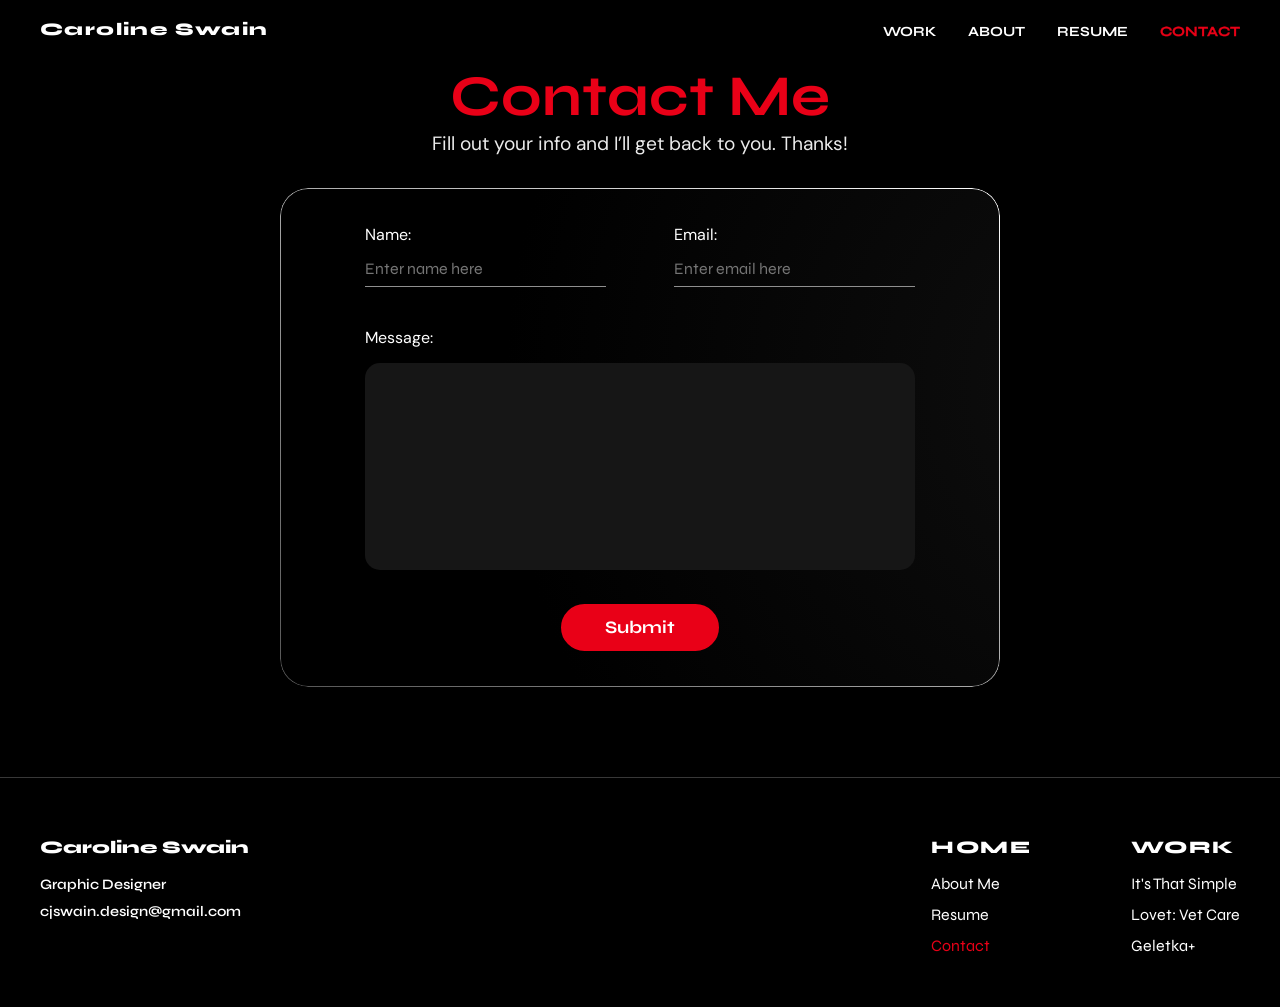
<file: contact.html>
﻿<!DOCTYPE html>
<html lang="en">
<head>
    <meta charset="UTF-8">
    <meta name="viewport" content="width=device-width, initial-scale=1.0">
    <link rel="icon" type="image/svg+xml" href="assets/images/Raven Favicon/Raven_Favicon_2.svg">
    <title>Swain | Contact</title>
    <link rel="stylesheet" href="css/styles.css">
    
    <link rel="preconnect" href="https://fonts.googleapis.com">
    <link rel="preconnect" href="https://fonts.gstatic.com" crossorigin>
    <link href="https://fonts.googleapis.com/css2?family=Syne:wght@400..800&family=DM+Sans:wght@400;500;600&display=swap" rel="stylesheet">
</head>
<body>

    <a href="index.html" class="logo logo-blend-wrap">
        <span class="logo__image">Caroline Swain</span>
    </a>

    <header class="header">
        <div class="header__content">
            <button class="nav__hamburger" aria-label="Menu">
                <span></span><span></span><span></span>
            </button>
            <nav class="nav">
                <ul class="nav__list">
                    <li class="nav__item nav__item__dropdown">
                        <a href="index.html" class="nav__link">WORK</a>
                        <ul class="dropdown">
                            <li><a href="its-that-simple.html"><span class="nav__num">01</span>IT'S THAT SIMPLE</a></li>
                            <li><a href="lovet-vet-care.html"><span class="nav__num">02</span>LOVET: VET CARE</a></li>
                            <li><a href="geletka-plus.html"><span class="nav__num">03</span>GELETKA+</a></li>
                        </ul>
                    </li>
                    <li class="nav__item">
                        <a href="about.html" class="nav__link">ABOUT</a>
                    </li>
                    <li class="nav__item">
                        <a href="resume.html" class="nav__link">RESUME</a>
                    </li>
                    <li class="nav__item">
                        <a href="contact.html" class="nav__link nav__link--active">CONTACT</a>
                    </li>
                </ul>
            </nav>
        </div>
    </header>
    <script src="nav.js"></script>

<div class = "contact-grid-container">
        <div class="contact-left" id="contact-header">
      <h1 class="contact-title">Contact Me</h1>
      <p class="contact-subtitle">
        Fill out your info and I’ll get back to you. Thanks!
      </p>
    </div>

    <div class="contact-right">
      <form class="contact-panel" id="contact-form" action="https://formspree.io/f/xwvabqnz" method="POST">

        <div class="contact-row">
          <div class="field">
            <label>Name:</label>
            <input type="text" name="name" placeholder="Enter name here" required>
          </div>

          <div class="field">
            <label>Email:</label>
            <input type="email" name="email" placeholder="Enter email here" required>
          </div>
        </div>

        <div class="field">
          <label>Message:</label>
          <textarea name="message" required></textarea>
        </div>

        <button class="contact-btn" type="submit">Submit</button>
      </form>
      <div id="form-success" style="display:none; text-align:center; padding: 0 1rem; flex:1; display:none; flex-direction:column; align-items:center; justify-content:center;">
        <h1 style="font-size:clamp(2.5rem, 5vw + 1rem, 4.5rem); font-weight:700; color:#E90017; margin-bottom:1.2rem;">Thank you!</h1>
<p id="success-body" style="font-size:clamp(1rem, 0.8vw + 0.85rem, 1.2rem); font-weight:400; color:#ebebeb; margin-bottom:2rem; max-width: 65ch; margin-left:auto; margin-right:auto; line-height:1.51;">Your form was submitted successfully. I'll reach out to you in 2–3 business days. In the meantime, hope you get a chance to enjoy some fresh air today.</p>
        <a href="contact.html" class="contact-btn contact-btn--outline" style="display:inline-block; text-decoration:none; color:#fff;">Go back</a>
      </div>
    </div>
  </div>
    <div class="footer-divider"></div>
        <footer class="footer">
        <div class="footer__grid">

        <div class="footer__brand">
        <h2 class="footer__name">Caroline Swain</h2>
        <div class="footer__brand__body">
        <p class="footer__role">Graphic Designer</p>
        <a href="mailto:cjswain.design@gmail.com" class="footer__email">
            cjswain.design@gmail.com
        </a>

        <div class="footer__socials">
        </div>
        </div>
        </div>

        <div class="footer__nav-group">
        <nav class="footer__nav">
        <h3 class="footer__heading"><a href="index.html" class="footer__heading-link">HOME</a></h3>
        <ul class="homebottompadding">
            <li><a href="about.html">About Me</a></li>
            <li><a href="resume.html">Resume</a></li>
            <li><a href="contact.html">Contact</a></li>
        </ul>
        </nav>

        <nav class="footer__nav">
        <h3 class="footer__heading headingfooterwork"><a href="index.html" class="footer__heading-link">WORK</a></h3>
        <ul>
            <li><a href="its-that-simple.html">It's That Simple</a></li>
            <li><a href="lovet-vet-care.html">Lovet: Vet Care</a></li>
            <li><a href="geletka-plus.html">Geletka+</a></li>
        </ul>
        </nav>
        </div>

    </footer>
<script src="animations.js"></script>
<script>
  const form = document.getElementById('contact-form');
  const success = document.getElementById('form-success');
  form.addEventListener('submit', async function(e) {
    e.preventDefault();
    const data = new FormData(form);
    const res = await fetch(form.action, { method: 'POST', body: data, headers: { 'Accept': 'application/json' } });
    if (res.ok) {
      form.style.display = 'none';
      document.getElementById('contact-header').style.display = 'none';
      success.style.display = 'flex';
    }
  });
</script>
</body>
</html>
</file>
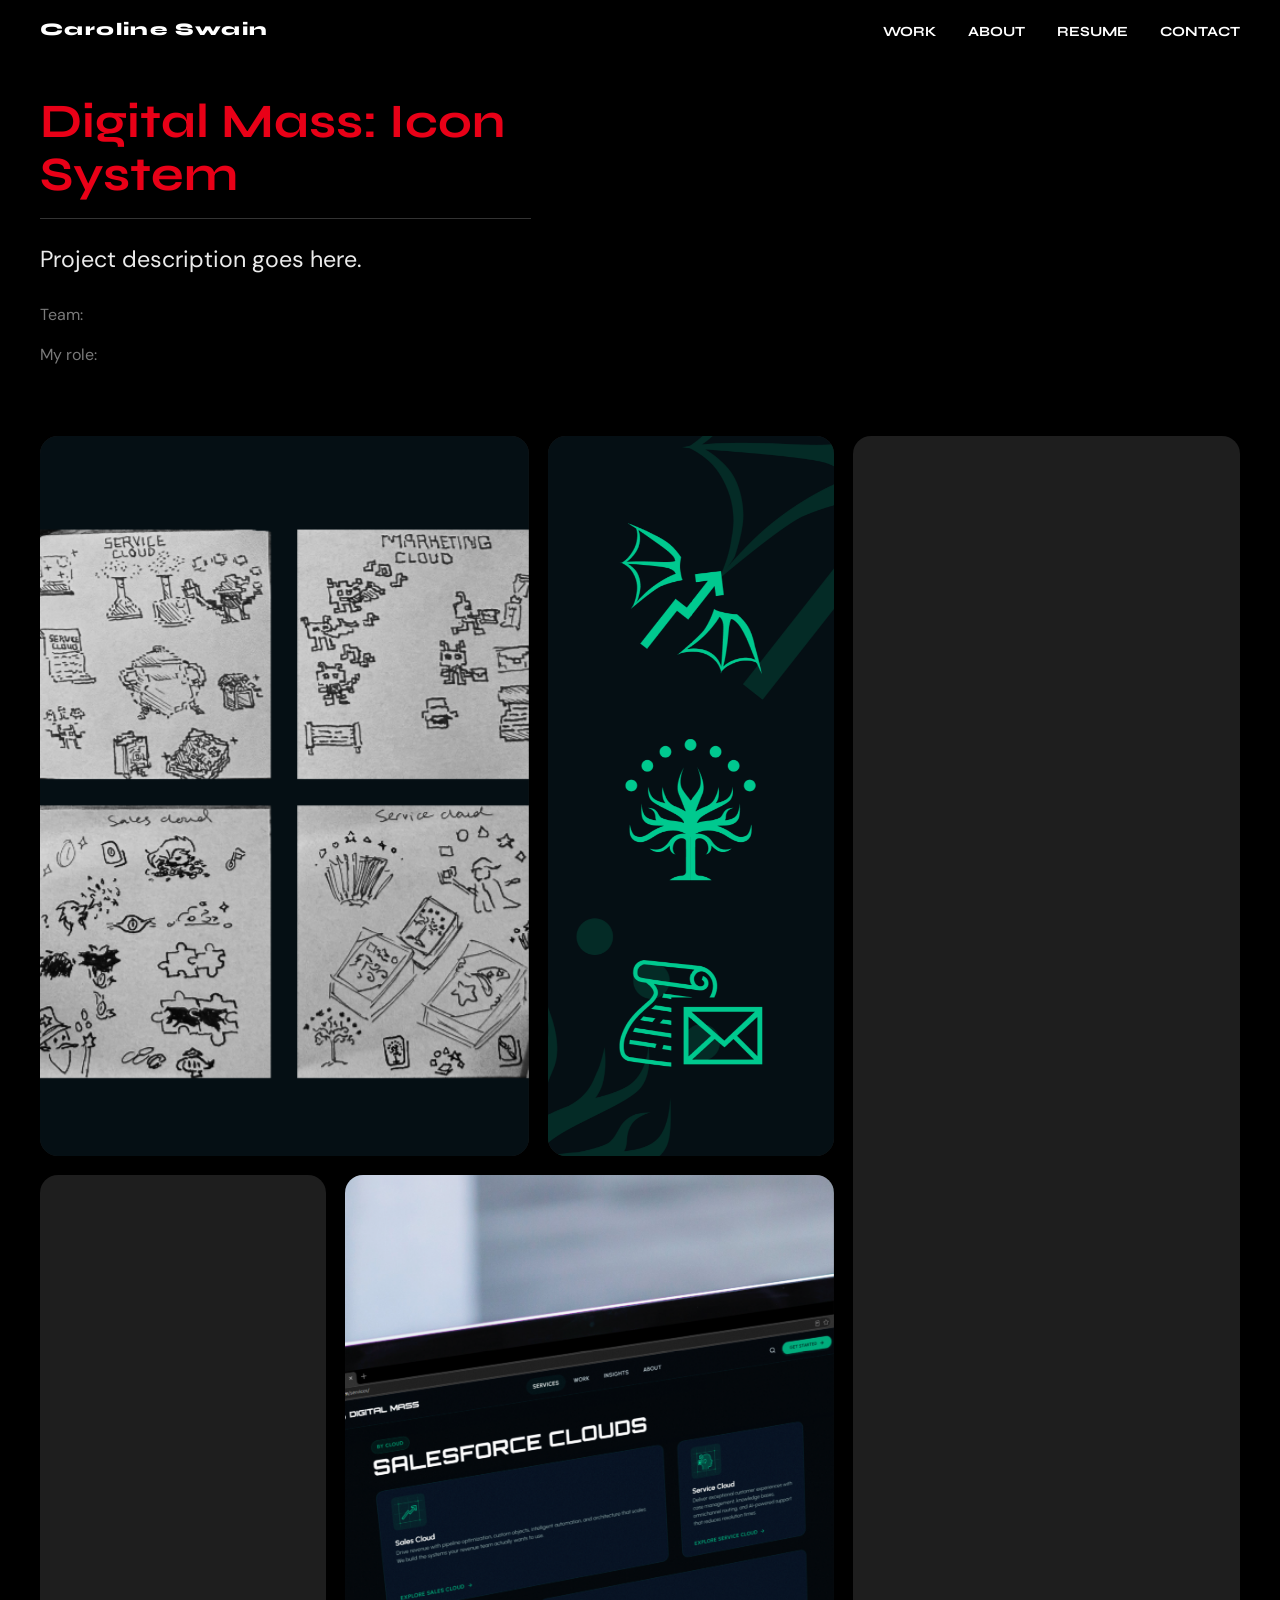
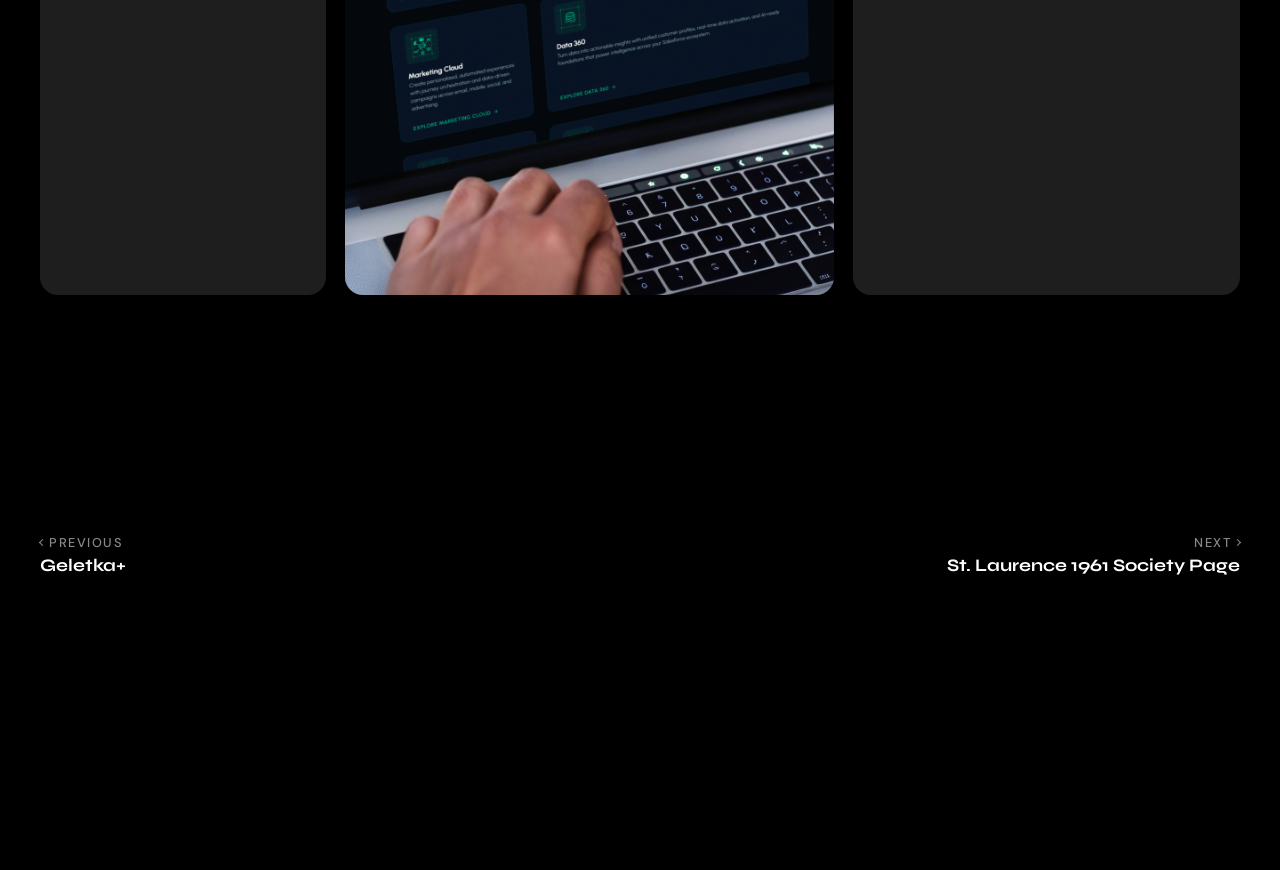
<file: project4.html>
﻿<!DOCTYPE html>
<html lang="en">
<head>
    <meta charset="UTF-8">
    <meta name="viewport" content="width=device-width, initial-scale=1.0">
    <link rel="icon" type="image/svg+xml" href="assets/images/Raven Favicon/Raven_Favicon_2.svg">
    <title>Caroline Swain | Digital Mass Icon System</title>
    <link rel="stylesheet" href="css/styles.css">

    <link rel="preconnect" href="https://fonts.googleapis.com">
    <link rel="preconnect" href="https://fonts.gstatic.com" crossorigin>
    <link href="https://fonts.googleapis.com/css2?family=Syne:wght@400..800&family=DM+Sans:wght@400;500&display=swap" rel="stylesheet">
</head>
<body>

    <a href="index.html" class="logo logo-blend-wrap">
        <span class="logo__image">Caroline Swain</span>
    </a>

    <header class="header">
        <div class="header__content">
            <button class="nav__hamburger" aria-label="Menu">
                <span></span><span></span><span></span>
            </button>
            <nav class="nav">
                <ul class="nav__list">
                    <li class="nav__item nav__item__dropdown">
                        <a href="index.html" class="nav__link">WORK</a>
                        <ul class="dropdown">
                            <li><a href="its-that-simple.html"><span class="nav__num">01</span>IT'S THAT SIMPLE</a></li>
                            <li><a href="lovet-vet-care.html"><span class="nav__num">02</span>LOVET: VET CARE</a></li>
                            <li><a href="geletka-plus.html"><span class="nav__num">03</span>GELETKA+</a></li>
                        </ul>
                    </li>
                    <li class="nav__item">
                        <a href="about.html" class="nav__link">ABOUT</a>
                    </li>
                    <li class="nav__item">
                        <a href="resume.html" class="nav__link">RESUME</a>
                    </li>
                    <li class="nav__item">
                        <a href="contact.html" class="nav__link">CONTACT</a>
                    </li>
                </ul>
            </nav>
        </div>
    </header>
    <script src="nav.js"></script>

        <div class="grid-container-project">
            <div class="box box-project-1">
                <div class="intro__group">
                    <h1 class="intro__project__title intro__project__title__its">Digital Mass: Icon System</h1>
                    <div class="intro__project__paragraphs">
                        <p class="intro__project__para1">Project description goes here.</p>
                    </div>
                    <div class="intro__project__meta">
                        <p class="intro__project__meta__line"><span class="meta-label">Team:</span> </p>
                        <p class="intro__project__meta__line"><span class="meta-label">My role:</span> </p>
                    </div>
                </div>
            </div>

            <div class="box box-project-2">
                <img class="parallax-img" data-offset="-20" data-intensity="120" src="assets/images/Project4/Inverse_Sketches_1.png" alt="Digital Mass Inverse Sketches">
            </div>

            <div class="box box-project-3">
                <img class="parallax-img" data-offset="-20" data-intensity="120" src="assets/images/Project4/Digital_Mass_Thumbnail01.png" alt="Digital Mass Thumbnail">
            </div>

            <div class="box box-project-4">
            </div>

            <div class="box box-project-5">
            </div>

            <div class="box box-project-6">
                <img class="parallax-img" data-offset="-20" data-intensity="120" src="assets/images/Project4/DM_Macbook_Pro_Touch-Bar_Mockup_D4_Extended1.png" alt="Digital Mass Macbook Mockup">
            </div>

            <div class="box box-project-7">
                <div class="challenge__group">
                    <div class="challenge__header__group">
                    <h3 class="challenge__subtitle">Challenge</h3>
                    </div>
                    <p class="challenge__description"></p>
                </div>
            </div>
            <div class="box box-project-8">
                <div class="solution__group">
                    <div class="solution__header__group">
                    <h3 class="solution__subtitle">Solution</h3>
                    </div>
                    <p class="solution__description"></p>
                </div>
            </div>
        </div>

    <nav class="project-nav">
        <a href="geletka-plus.html" class="project-nav__prev">
            <span class="project-nav__label">Previous</span>
            <span class="project-nav__title">Geletka+</span>
        </a>
        <a href="project5.html" class="project-nav__next">
            <span class="project-nav__label">Next</span>
            <span class="project-nav__title">St. Laurence 1961 Society Page</span>
        </a>
    </nav>
    <div class="footer-divider"></div>
        <footer class="footer">
        <div class="footer__grid">

        <div class="footer__brand">
        <h2 class="footer__name">Caroline Swain</h2>
        <div class="footer__brand__body">
        <p class="footer__role">Graphic Designer</p>
        <a href="mailto:cjswain.design@gmail.com" class="footer__email">
            cjswain.design@gmail.com
        </a>

        <div class="footer__socials">
        </div>
        </div>
        </div>

        <div class="footer__nav-group">
        <nav class="footer__nav">
        <h3 class="footer__heading"><a href="index.html" class="footer__heading-link">HOME</a></h3>
        <ul class="homebottompadding">
            <li><a href="about.html">About Me</a></li>
            <li><a href="resume.html">Resume</a></li>
            <li><a href="contact.html">Contact</a></li>
        </ul>
        </nav>

        <nav class="footer__nav">
        <h3 class="footer__heading headingfooterwork"><a href="index.html" class="footer__heading-link">WORK</a></h3>
        <ul>
            <li><a href="its-that-simple.html">It's That Simple</a></li>
            <li><a href="lovet-vet-care.html">Lovet: Vet Care</a></li>
            <li><a href="geletka-plus.html">Geletka+</a></li>
        </ul>
        </nav>
        </div>

    </footer>
    <script>
  const images = document.querySelectorAll('.parallax-img');

  function parallax() {
    const vh = window.innerHeight;

    images.forEach(img => {
      const box = img.closest('.box');
      const rect = box.getBoundingClientRect();

      if (rect.bottom > 0 && rect.top < vh) {
        const progress =
          (vh - rect.top) / (vh + rect.height);

        const baseOffset = -30;
        const intensity = 160;

        const translateY =
          baseOffset + (progress - 0.5) * intensity;

        img.style.transform = `translateY(${translateY}px)`;
      }
    });
  }

  window.addEventListener('scroll', parallax);
  window.addEventListener('load', parallax);
</script>
<script src="animations.js"></script>
<script src="lightbox.js"></script>
</body>
</html>
</file>
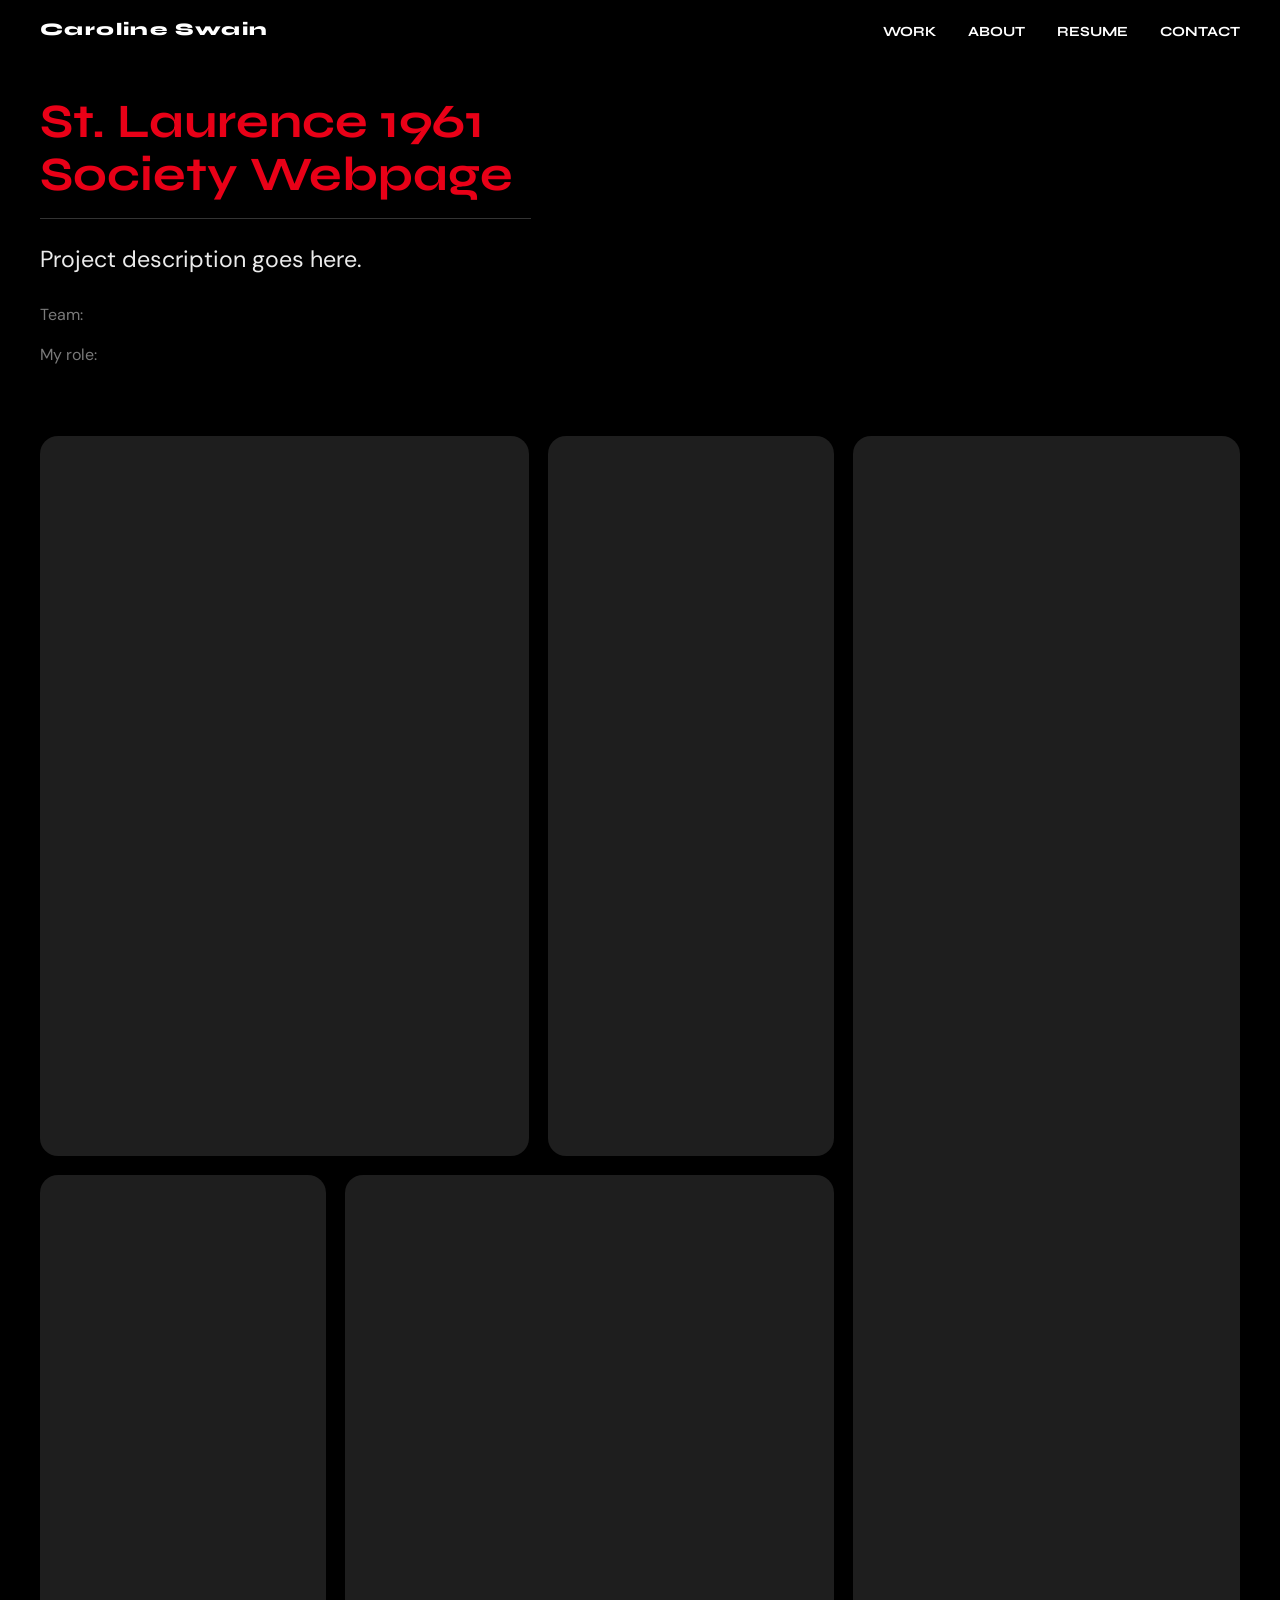
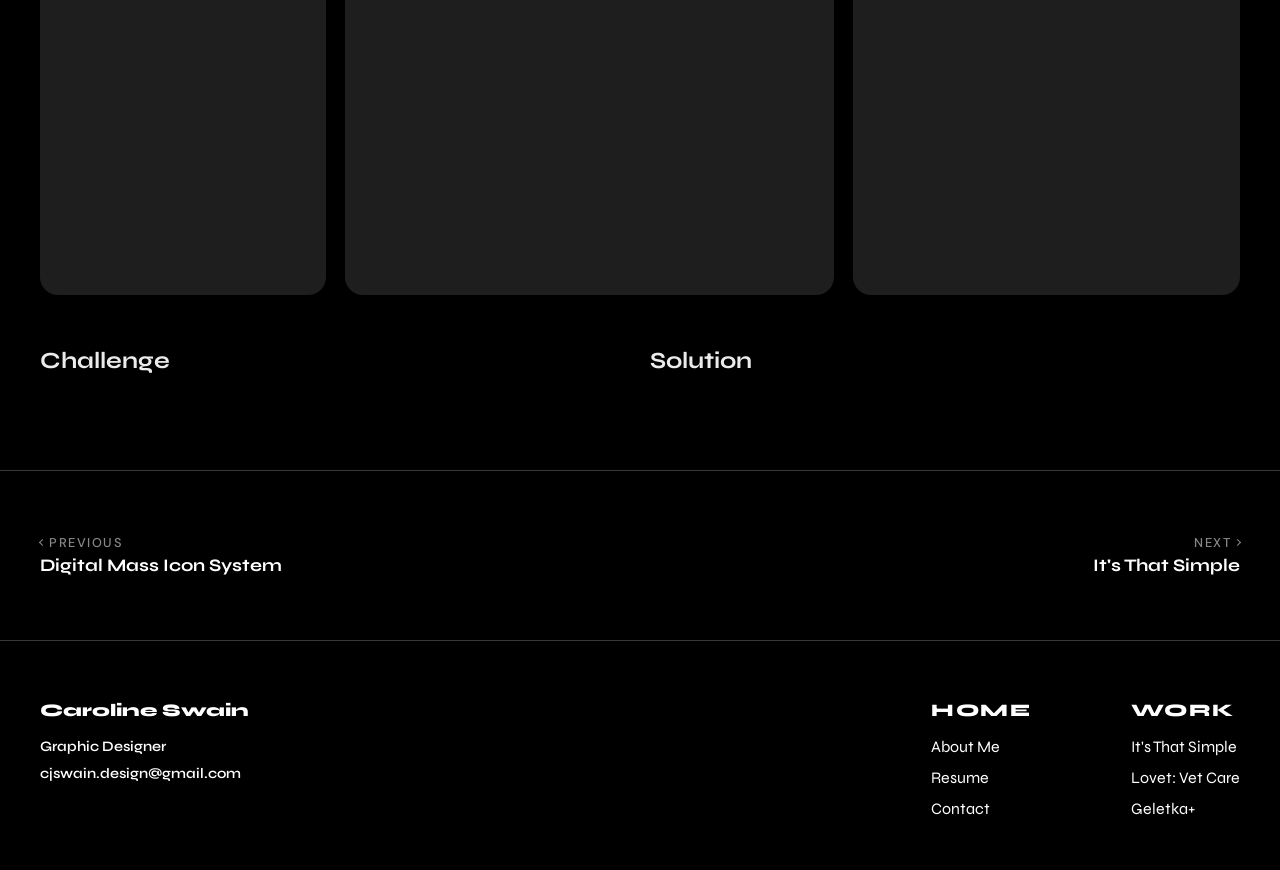
<file: project5.html>
﻿<!DOCTYPE html>
<html lang="en">
<head>
    <meta charset="UTF-8">
    <meta name="viewport" content="width=device-width, initial-scale=1.0">
    <link rel="icon" type="image/svg+xml" href="assets/images/Raven Favicon/Raven_Favicon_2.svg">
    <title>Caroline Swain | St. Laurence 1961 Society Page</title>
    <link rel="stylesheet" href="css/styles.css">

    <link rel="preconnect" href="https://fonts.googleapis.com">
    <link rel="preconnect" href="https://fonts.gstatic.com" crossorigin>
    <link href="https://fonts.googleapis.com/css2?family=Syne:wght@400..800&family=DM+Sans:wght@400;500&display=swap" rel="stylesheet">
</head>
<body>

    <a href="index.html" class="logo logo-blend-wrap">
        <span class="logo__image">Caroline Swain</span>
    </a>

    <header class="header">
        <div class="header__content">
            <button class="nav__hamburger" aria-label="Menu">
                <span></span><span></span><span></span>
            </button>
            <nav class="nav">
                <ul class="nav__list">
                    <li class="nav__item nav__item__dropdown">
                        <a href="index.html" class="nav__link">WORK</a>
                        <ul class="dropdown">
                            <li><a href="its-that-simple.html"><span class="nav__num">01</span>IT'S THAT SIMPLE</a></li>
                            <li><a href="lovet-vet-care.html"><span class="nav__num">02</span>LOVET: VET CARE</a></li>
                            <li><a href="geletka-plus.html"><span class="nav__num">03</span>GELETKA+</a></li>
                        </ul>
                    </li>
                    <li class="nav__item">
                        <a href="about.html" class="nav__link">ABOUT</a>
                    </li>
                    <li class="nav__item">
                        <a href="resume.html" class="nav__link">RESUME</a>
                    </li>
                    <li class="nav__item">
                        <a href="contact.html" class="nav__link">CONTACT</a>
                    </li>
                </ul>
            </nav>
        </div>
    </header>
    <script src="nav.js"></script>

        <div class="grid-container-project">
            <div class="box box-project-1">
                <div class="intro__group">
                    <h1 class="intro__project__title intro__project__title__its">St. Laurence 1961 Society Webpage</h1>
                    <div class="intro__project__paragraphs">
                        <p class="intro__project__para1">Project description goes here.</p>
                    </div>
                    <div class="intro__project__meta">
                        <p class="intro__project__meta__line"><span class="meta-label">Team:</span> </p>
                        <p class="intro__project__meta__line"><span class="meta-label">My role:</span> </p>
                    </div>
                </div>
            </div>

            <div class="box box-project-2">
            </div>

            <div class="box box-project-3">
            </div>

            <div class="box box-project-4">
            </div>

            <div class="box box-project-5">
            </div>

            <div class="box box-project-6">
            </div>

            <div class="box box-project-7">
                <div class="challenge__group">
                    <div class="challenge__header__group">
                    <h3 class="challenge__subtitle">Challenge</h3>
                    </div>
                    <p class="challenge__description"></p>
                </div>
            </div>
            <div class="box box-project-8">
                <div class="solution__group">
                    <div class="solution__header__group">
                    <h3 class="solution__subtitle">Solution</h3>
                    </div>
                    <p class="solution__description"></p>
                </div>
            </div>
        </div>

    <nav class="project-nav">
        <a href="project4.html" class="project-nav__prev">
            <span class="project-nav__label">Previous</span>
            <span class="project-nav__title">Digital Mass Icon System</span>
        </a>
        <a href="its-that-simple.html" class="project-nav__next">
            <span class="project-nav__label">Next</span>
            <span class="project-nav__title">It's That Simple</span>
        </a>
    </nav>
    <div class="footer-divider"></div>
        <footer class="footer">
        <div class="footer__grid">

        <div class="footer__brand">
        <h2 class="footer__name">Caroline Swain</h2>
        <div class="footer__brand__body">
        <p class="footer__role">Graphic Designer</p>
        <a href="mailto:cjswain.design@gmail.com" class="footer__email">
            cjswain.design@gmail.com
        </a>

        <div class="footer__socials">
        </div>
        </div>
        </div>

        <div class="footer__nav-group">
        <nav class="footer__nav">
        <h3 class="footer__heading"><a href="index.html" class="footer__heading-link">HOME</a></h3>
        <ul class="homebottompadding">
            <li><a href="about.html">About Me</a></li>
            <li><a href="resume.html">Resume</a></li>
            <li><a href="contact.html">Contact</a></li>
        </ul>
        </nav>

        <nav class="footer__nav">
        <h3 class="footer__heading headingfooterwork"><a href="index.html" class="footer__heading-link">WORK</a></h3>
        <ul>
            <li><a href="its-that-simple.html">It's That Simple</a></li>
            <li><a href="lovet-vet-care.html">Lovet: Vet Care</a></li>
            <li><a href="geletka-plus.html">Geletka+</a></li>
        </ul>
        </nav>
        </div>

    </footer>
    <script>
  const images = document.querySelectorAll('.parallax-img');

  function parallax() {
    const vh = window.innerHeight;

    images.forEach(img => {
      const box = img.closest('.box');
      const rect = box.getBoundingClientRect();

      if (rect.bottom > 0 && rect.top < vh) {
        const progress =
          (vh - rect.top) / (vh + rect.height);

        const baseOffset = -30;
        const intensity = 160;

        const translateY =
          baseOffset + (progress - 0.5) * intensity;

        img.style.transform = `translateY(${translateY}px)`;
      }
    });
  }

  window.addEventListener('scroll', parallax);
  window.addEventListener('load', parallax);
</script>
<script src="animations.js"></script>
<script src="lightbox.js"></script>
</body>
</html>
</file>
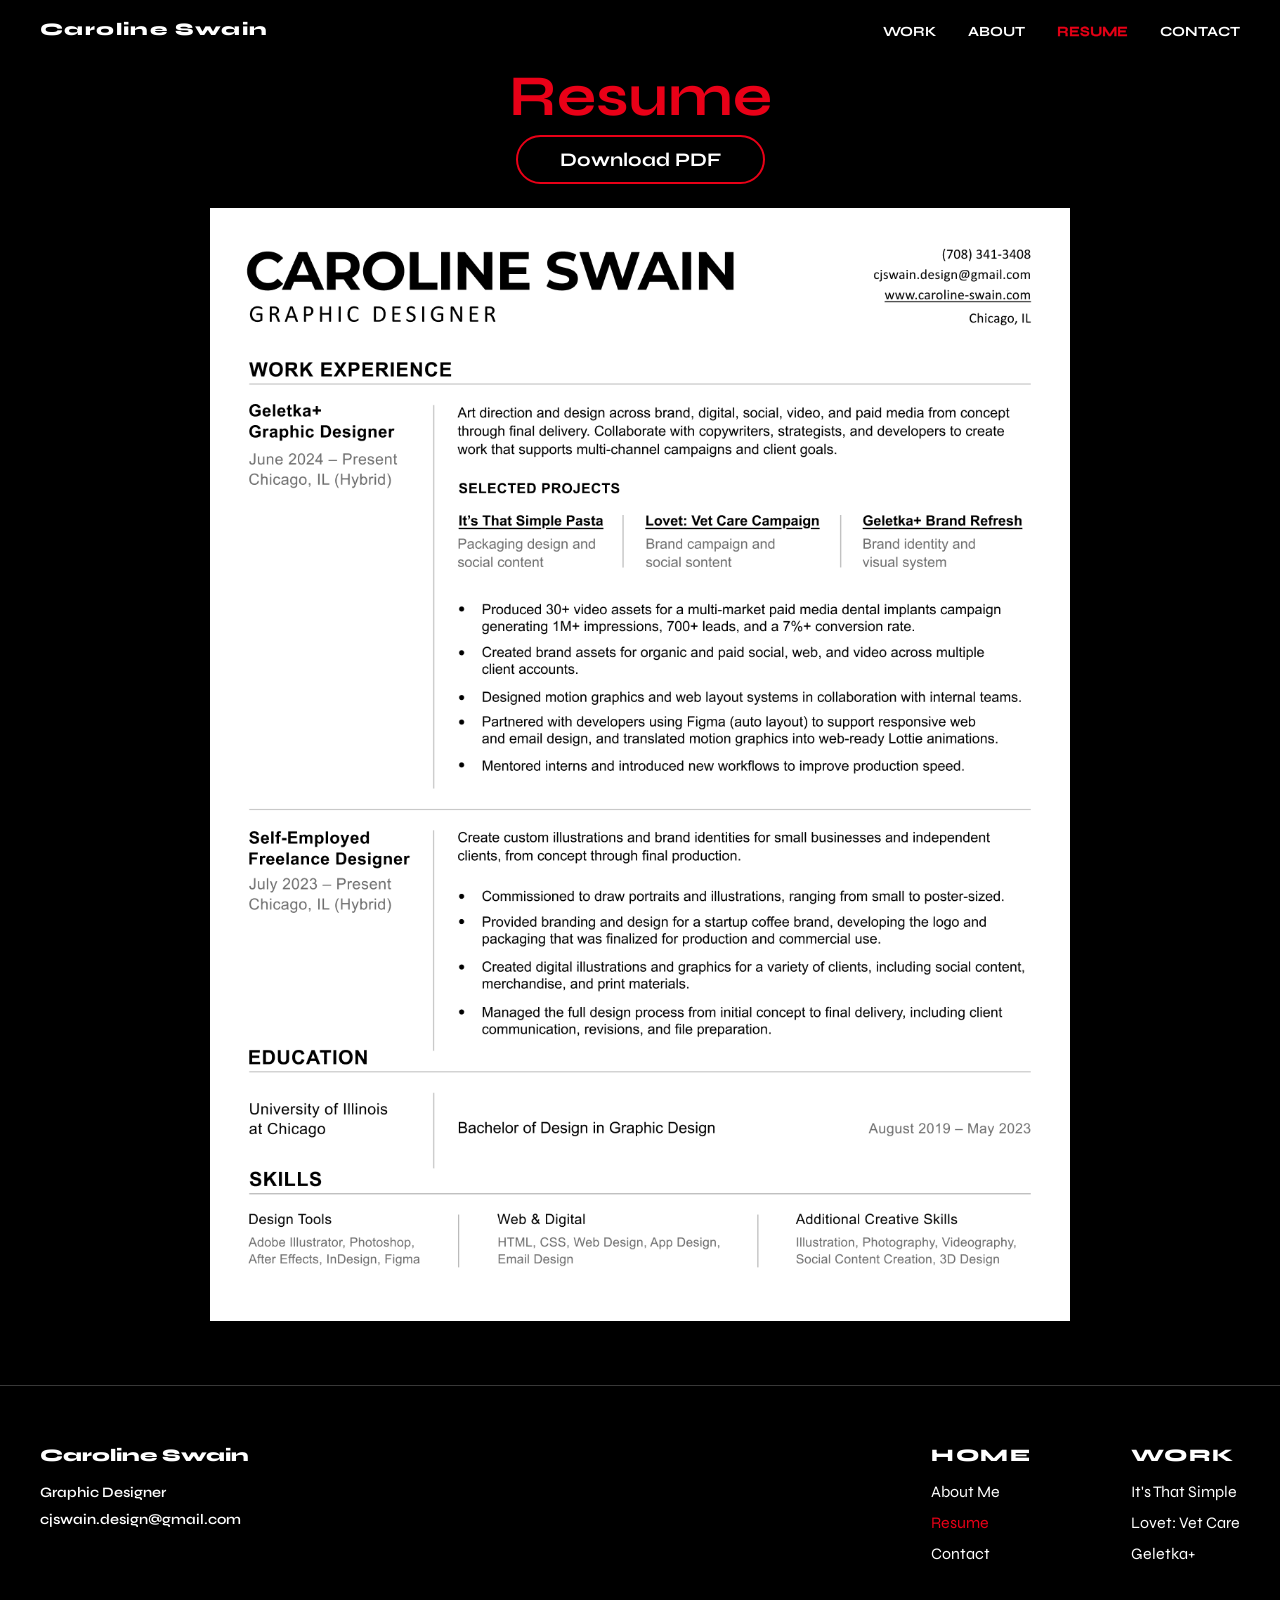
<file: resume.html>
﻿<!DOCTYPE html>
<html lang="en">
<head>
    <meta charset="UTF-8">
    <meta name="viewport" content="width=device-width, initial-scale=1.0">
    <link rel="icon" type="image/svg+xml" href="assets/images/Raven Favicon/Raven_Favicon_2.svg">
    <title>Swain | Resume</title>
    <link rel="stylesheet" href="css/styles.css">

    <link rel="preconnect" href="https://fonts.googleapis.com">
    <link rel="preconnect" href="https://fonts.gstatic.com" crossorigin>
    <link href="https://fonts.googleapis.com/css2?family=Syne:wght@400..800&display=swap" rel="stylesheet">
</head>
<body>
    <a href="index.html" class="logo logo-blend-wrap">
        <span class="logo__image">Caroline Swain</span>
    </a>

    <header class="header">
        <div class="header__content">
            <button class="nav__hamburger" aria-label="Menu">
                <span></span><span></span><span></span>
            </button>
            <nav class="nav">
                <ul class="nav__list">
                    <li class="nav__item nav__item__dropdown">
                        <a href="index.html" class="nav__link">WORK</a>
                        <ul class="dropdown">
                            <li><a href="its-that-simple.html"><span class="nav__num">01</span>IT'S THAT SIMPLE</a></li>
                            <li><a href="lovet-vet-care.html"><span class="nav__num">02</span>LOVET: VET CARE</a></li>
                            <li><a href="geletka-plus.html"><span class="nav__num">03</span>GELETKA+</a></li>
                        </ul>
                    </li>
                    <li class="nav__item">
                        <a href="about.html" class="nav__link">ABOUT</a>
                    </li>
                    <li class="nav__item">
                        <a href="resume.html" class="nav__link nav__link--active">RESUME</a>
                    </li>
                    <li class="nav__item">
                        <a href="contact.html" class="nav__link">CONTACT</a>
                    </li>
                </ul>
            </nav>
        </div>
    </header>
    <script src="nav.js"></script>

  <div class="resume-layout-grid">
    <div class="resume-left">
      <h1 class="resume-title">Resume</h1>
      <a href="assets/images/Resume/Caroline-Swain-Design-Resume-2026.pdf" download="Caroline-Swain-Design-Resume-2026.pdf" target="_blank" rel="noopener" class="contact-btn resume-download-btn">Download PDF</a>
    </div>

    <div class="resume-right">
      <img
        id="resume-img"
        src="assets/images/Resume/Caroline-Swain-Design-Resume-2026.png"
        alt="Caroline Swain Resume"
      >
    </div>
  </div>

    <div class="footer-divider"></div>
        <footer class="footer">
        <div class="footer__grid">

        <div class="footer__brand">
        <h2 class="footer__name">Caroline Swain</h2>
        <div class="footer__brand__body">
        <p class="footer__role">Graphic Designer</p>
        <a href="mailto:cjswain.design@gmail.com" class="footer__email">
            cjswain.design@gmail.com
        </a>

        <div class="footer__socials">
        </div>
        </div>
        </div>

        <div class="footer__nav-group">
        <nav class="footer__nav">
        <h3 class="footer__heading"><a href="index.html" class="footer__heading-link">HOME</a></h3>
        <ul class="homebottompadding">
            <li><a href="about.html">About Me</a></li>
            <li><a href="resume.html">Resume</a></li>
            <li><a href="contact.html">Contact</a></li>
        </ul>
        </nav>

        <nav class="footer__nav">
        <h3 class="footer__heading headingfooterwork"><a href="index.html" class="footer__heading-link">WORK</a></h3>
        <ul>
            <li><a href="its-that-simple.html">It's That Simple</a></li>
            <li><a href="lovet-vet-care.html">Lovet: Vet Care</a></li>
            <li><a href="geletka-plus.html">Geletka+</a></li>
        </ul>
        </nav>
        </div>

    </footer>
<script src="animations.js"></script>
</body>
</html>
</file>
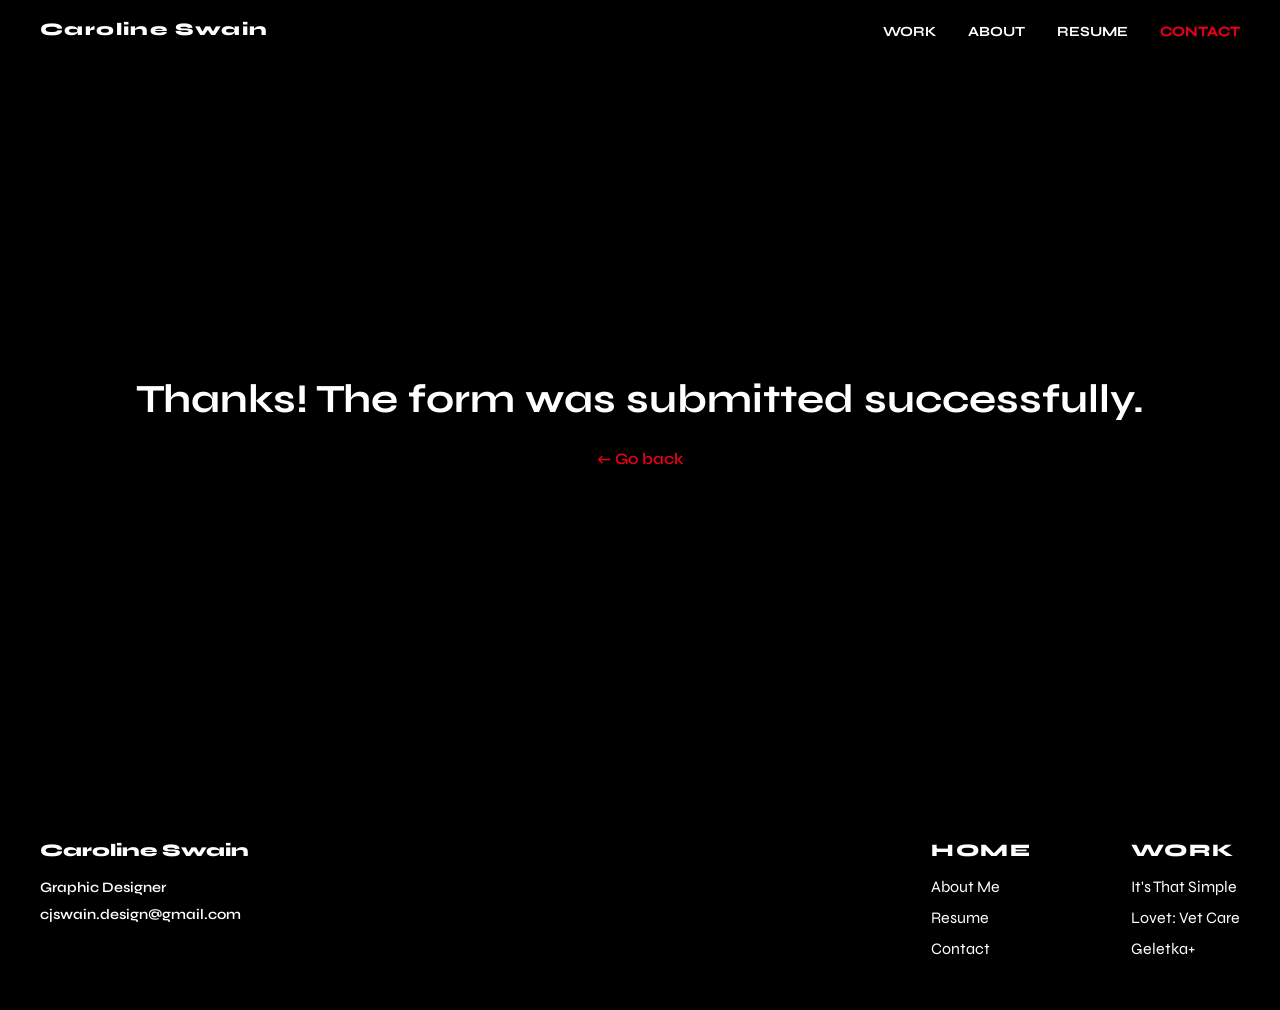
<file: thankyou.html>
﻿<!DOCTYPE html>
<html lang="en">
<head>
    <meta charset="UTF-8">
    <meta name="viewport" content="width=device-width, initial-scale=1.0">
    <link rel="icon" type="image/svg+xml" href="assets/images/Raven Favicon/Raven_Favicon_2.svg">
    <title>Swain | Thanks!</title>
    <link rel="stylesheet" href="css/styles.css">
    <link rel="preconnect" href="https://fonts.googleapis.com">
    <link rel="preconnect" href="https://fonts.gstatic.com" crossorigin>
    <link href="https://fonts.googleapis.com/css2?family=Syne:wght@400..800&display=swap" rel="stylesheet">
    <style>
        .thankyou-wrap {
            min-height: 80vh;
            display: flex;
            flex-direction: column;
            align-items: center;
            justify-content: center;
            text-align: center;
            padding: 2rem 40px;
            gap: 1.5rem;
        }
        .thankyou-title {
            font-size: clamp(1.5rem, 3vw + 1rem, 2.5rem);
            font-weight: 700;
            color: #fff;
            line-height: 1.3;
        }
        .thankyou-back {
            color: #E90017;
            font-weight: 600;
            text-decoration: none;
            font-size: 1rem;
            transition: opacity 0.2s ease;
        }
        .thankyou-back:hover {
            opacity: 0.7;
        }
    </style>
</head>
<body>
    <a href="index.html" class="logo logo-blend-wrap">
        <span class="logo__image">Caroline Swain</span>
    </a>

    <header class="header">
        <div class="header__content">
            <button class="nav__hamburger" aria-label="Menu">
                <span></span><span></span><span></span>
            </button>
            <nav class="nav">
                <ul class="nav__list">
                    <li class="nav__item nav__item__dropdown">
                        <a href="index.html" class="nav__link">WORK</a>
                        <ul class="dropdown">
                            <li><a href="its-that-simple.html"><span class="nav__num">01</span>IT'S THAT SIMPLE</a></li>
                            <li><a href="lovet-vet-care.html"><span class="nav__num">02</span>LOVET: VET CARE</a></li>
                            <li><a href="geletka-plus.html"><span class="nav__num">03</span>GELETKA+</a></li>
                        </ul>
                    </li>
                    <li class="nav__item">
                        <a href="about.html" class="nav__link">ABOUT</a>
                    </li>
                    <li class="nav__item">
                        <a href="resume.html" class="nav__link">RESUME</a>
                    </li>
                    <li class="nav__item">
                        <a href="contact.html" class="nav__link nav__link--active">CONTACT</a>
                    </li>
                </ul>
            </nav>
        </div>
    </header>
    <script src="nav.js"></script>

    <div class="thankyou-wrap">
        <p class="thankyou-title">Thanks! The form was submitted successfully.</p>
        <a href="contact.html" class="thankyou-back">← Go back</a>
    </div>

    <div class="footer-divider"></div>
    <footer class="footer">
        <div class="footer__grid">
            <div class="footer__brand">
                <h2 class="footer__name">Caroline Swain</h2>
                <div class="footer__brand__body">
                    <p class="footer__role">Graphic Designer</p>
                    <a href="mailto:cjswain.design@gmail.com" class="footer__email">cjswain.design@gmail.com</a>
                    <div class="footer__socials"></div>
                </div>
            </div>
            <div class="footer__nav-group">
                <nav class="footer__nav">
                    <h3 class="footer__heading"><a href="index.html" class="footer__heading-link">HOME</a></h3>
                    <ul class="homebottompadding">
                        <li><a href="about.html">About Me</a></li>
                        <li><a href="resume.html">Resume</a></li>
                        <li><a href="contact.html">Contact</a></li>
                    </ul>
                </nav>
                <nav class="footer__nav">
                    <h3 class="footer__heading headingfooterwork"><a href="index.html" class="footer__heading-link">WORK</a></h3>
                    <ul>
                        <li><a href="its-that-simple.html">It's That Simple</a></li>
                        <li><a href="lovet-vet-care.html">Lovet: Vet Care</a></li>
                        <li><a href="geletka-plus.html">Geletka+</a></li>
                    </ul>
                </nav>
            </div>
        </div>
    </footer>
</body>
</html>
</file>
<file: css/styles.css>
/* Reset CSS */
*{
    margin: 0;
    padding: 0;
    box-sizing: border-box;
}
a,
a:visited {
    text-decoration: none;
    color: #ffffff;
}
p{
    color:#fff;
    font-weight:400;
}
ul{
    list-style: none;
}

body {
    background-color: #000000;
    font-family: 'Syne', sans-serif;
    padding-top: 60px;
    overflow-x: hidden;
    display: flex;
    flex-direction: column;
    min-height: 100vh;
}

.contact-panel textarea::-webkit-scrollbar {
    width: 8px;
}
.contact-panel textarea::-webkit-scrollbar-track {
    background: #111;
}
.contact-panel textarea::-webkit-scrollbar-thumb {
    background-color: #555555;
    border-radius: 8px;
    border: 2px solid #111;
}

.header {
    position: fixed;
    width: 100%;
    top: 0;
    z-index: 1000;
    background: linear-gradient(to bottom, rgba(0,0,0,0.72) 0%, rgba(0,0,0,0) 100%);
}
.header__content{
    display: flex;
    align-items: center;
    justify-content: flex-end;
    min-height:60px;
    width: 100%;
    padding: 0 40px;
}

/* Logo lives outside the header stacking context so mix-blend-mode
   composites directly against the scrolling page content */
.logo-blend-wrap {
    position: fixed;
    top: 0;
    left: 40px;
    z-index: 1001;
    height: 60px;
    display: flex;
    align-items: center;
    mix-blend-mode: difference;
    pointer-events: auto;
}
.logo{
}
.logo__image {
    font-family: 'Syne', sans-serif;
    font-weight: 800;
    font-size: 1.1rem;
    color: #fff;
    letter-spacing: 0.08em;
    line-height: 1;
    display: block;
    transition: color 0.2s ease;
}
.logo-blend-wrap:hover .logo__image {
    color: #E90017;
}
.nav{
}
.nav__link{
    color: #fff;
    font-size: 15px;
    font-weight: 700;
}
.nav__list{
    display:flex;
    column-gap: 3rem;
}
.nav__item{
}
.nav__link {
    color: #ffffff;
    transition: color 0.2s ease;
    text-shadow:
        0 0 6px  rgba(0,0,0,0.5),
        0 1px 3px rgba(0,0,0,0.6);
}

.nav__link:hover,
.nav__link:focus {
    color: #E90017;
    -webkit-text-stroke: 0.3px #E90017;
    text-shadow:
        0 0 6px  rgba(0,0,0,0.5),
        0 1px 3px rgba(0,0,0,0.6);
}

.nav__link.nav__link--active:hover,
.nav__link.nav__link--active:focus {
    color: #E90017; /* light up when hovered even if active */
}


/* DROPDOWN */

.nav__item__dropdown {
    position: relative;
    padding: 8px 16px;
    margin: -8px -16px;
}

.nav__item__dropdown::after {
    content: '';
    position: absolute;
    bottom: -20px;
    left: -16px;
    right: -16px;
    height: 20px;
}

.nav__item__dropdown .nav__link:hover,
.nav__item__dropdown .nav__link:focus {
    color: #E90017;
    -webkit-text-stroke: 0.3px #E90017;
}

.nav__link.nav__link--active {
    color: #E90017;
    -webkit-text-stroke: 0.3px #E90017;
}

/* Dropdown container */
.dropdown {
    position: absolute;
    top: calc(100% + 8px);
    left: 60%;
    background: radial-gradient(circle at 120% 40%, #0f0f0f 0%, #000000 70%);
    border-radius: 6px;
    padding: 7px 0;
    min-width: 180px;
    display: flex;
    flex-direction: column;

    opacity: 0;
    visibility: hidden;
    transform: translateX(-50%) translateY(10px);
    transition:
        opacity 0.2s ease,
        transform 0.2s ease,
        visibility 0.2s ease;

    box-shadow: none;
    z-index: 1002;
}
.dropdown::before {
    content: "";
    position: absolute;
    inset: 0;
    border-radius: 6px;
    padding: 1px;
    background: linear-gradient(to bottom left, #ffffff, #555555);
    -webkit-mask:
        linear-gradient(#fff 0 0) content-box,
        linear-gradient(#fff 0 0);
    -webkit-mask-composite: destination-out;
    mask:
        linear-gradient(#fff 0 0) content-box,
        linear-gradient(#fff 0 0);
    mask-composite: exclude;
    pointer-events: none;
    z-index: -1;
}

.nav__num {
    display: none;
}

/* Dropdown links */
.dropdown li a {
    padding: 11.5px 18px;
    font-size: 14px;
    font-weight: 700;
    color: #ffffff;
    display: block;
    white-space: nowrap;
    transition: color 0.2s ease, background 0.2s ease;
}
.dropdown li a.nav__link--current,
.footer__nav a.nav__link--current {
    color: #E90017;
}
.dropdown li a.nav__link--current .nav__num {
    color: #E90017;
}
.nav__item__dropdown.dropdown-open .dropdown {
    opacity: 1;
    visibility: visible;
    transform: translateX(-50%) translateY(0);
}
/* Hover state */
.dropdown li a:hover {
    color: #E90017;
}
.dropdown li a:hover .nav__num {
    color: #E90017;
}

.dropdown li:not(:last-child) {
    border-bottom: 1px solid rgba(255,255,255,0.13);
}
/* Show dropdown on hover */
.nav__item__dropdown:hover .dropdown {
    opacity: 1;
    visibility: visible;
    transform: translateX(-50%) translateY(0);
}

/* END OF DROPDOWN */

/* HAMBURGER */
.nav__hamburger {
    display: none;
    flex-direction: column;
    gap: 5px;
    width: 22px;
    background: none;
    border: none;
    cursor: pointer;
    padding: 0;
    flex-shrink: 0;
    filter: drop-shadow(0 1px 4px rgba(0,0,0,0.7));
}
.nav__hamburger span {
    display: block;
    width: 100%;
    height: 2px;
    background-color: #fff;
    border-radius: 2px;
    transition: transform 0.25s ease, opacity 0.2s ease;
    text-shadow: none;
}
.nav__hamburger--open span:nth-child(1) {
    transform: translateY(7px) rotate(45deg);
}
.nav__hamburger--open span:nth-child(2) {
    opacity: 0;
}
.nav__hamburger--open span:nth-child(3) {
    transform: translateY(-7px) rotate(-45deg);
}
/* END HAMBURGER */

.home__container{
    margin-top: calc(-0.5rem + 3px);
}   
.intro__content{
    padding-top: 1rem;
    padding-left: 40px;
}
.about__container{

}  
.intro__content__about{
    display: flex;
    flex-direction: column;
    align-items: flex-start;
}
.intro_eyebrow__about{
    color: #fff;
    font-size: clamp(1.5rem, 1.8vw, 6rem);
    font-weight: 700;
}
.intro__title__about{
    color: #E90017;
    font-size: clamp(3rem, 3vw + 1.2rem, 4.5rem);
    font-weight: 700;
    white-space: nowrap;
}
.intro__title__index{
    color: #fff;
    font-size: clamp(1.5rem, 2.8vw, 9.5rem);
    font-weight: 700;
}
.intro__content__about p {
    font-family: 'DM Sans', sans-serif;
    margin-bottom: 1.5rem;
    font-weight: 400;
    font-size: clamp(1rem, 0.8vw + 0.85rem, 1.2rem);
    max-width: 60ch;
    line-height: 1.51;
    color:#ebebeb;
}
.intro__paragraphs__about{
    margin-top: 0.5rem;
    padding-bottom: 1.5rem;
}
.intro__paragraphs__about a{
    text-decoration: underline;
}
.intro__paragraphs__about a:hover{
    color: #E90017;
    transition: color 0.2s ease;
}
.grid-container-about {
    display: grid;
    grid-template-columns: repeat(12, 1fr);
    gap: 1.2rem;
    margin-top: 0px;
    margin-bottom: 3.7rem;
    width: 100%;
    padding: 0 40px;
    grid-auto-rows: minmax(200px, auto);
}

/* PROJECT PAGE */
.intro__group{
    width: 100%;
    max-width: calc(41.667% - 0.583rem);
}
.intro__project__title{
    color: #E90017;
    font-size: clamp(2.25rem, 2.5vw + 1rem, 3.5rem);
    font-weight: 700;
    line-height: 1.1;
    padding-bottom: 1rem;
}

.intro__project__paragraphs{
    font-family: 'DM Sans', sans-serif;
    color:#ebebeb;
    font-size: clamp(1.25rem, 1.1vw + 1rem, 1.45rem);
    line-height: 1.45;
    border-top: 1px solid rgba(255,255,255,0.20);
    padding-top: 1.5rem;
    width: 100%;
}
.intro__project__para1{
    color:#ebebeb;
}
/* Project challenge */
.challenge__group{
}
.challenge__header__group{
    padding-bottom: 1.5rem;
}
.challenge__title{
    color:#fff;
    font-size: clamp(2.5rem, 2vw + 1rem, 3rem);
}
.challenge__subtitle{
    color:#ebebeb;
    font-size: clamp(1.25rem, 1.1vw + 1rem, 1.45rem);

}
.challenge__description{
    font-family: 'DM Sans', sans-serif;
    color:#ebebeb;
    line-height: 1.3;
    font-size: clamp(1rem, 1vw + 1rem, 1.2rem);
}
/* Project solution */
.solution__group{

}
.solution__header__group{
    padding-bottom: 1.5rem;
}
.solution__title{
    color:#fff;
    font-size: clamp(2.5rem, 2vw + 1rem, 3rem);
}
.solution__subtitle{
    color:#ebebeb;
    font-size: clamp(1.25rem, 1.1vw + 1rem, 1.45rem);
}
.solution__description{
    font-family: 'DM Sans', sans-serif;
    color:#ebebeb;
    line-height: 1.3;
    font-size: clamp(1rem, 1vw + 1rem, 1.2rem);
}
/* Project meta (Team / My role) */
.intro__project__para1 {
    margin-bottom: 0;
}
.intro__project__meta {
    padding-top: 1.75rem;
    text-align: left;
}
.intro__project__meta__line {
    font-family: 'DM Sans', sans-serif;
    font-weight: 400;
    color: rgba(255,255,255,0.48);
    font-size: clamp(0.875rem, 0.6vw + 0.75rem, 1rem);
    line-height: 1.35;
    margin-bottom: clamp(0.9rem, 0.5vw + 0.75rem, 1.25rem);
}
.intro__project__meta__line:last-child {
    margin-bottom: 0;
}
.meta-label {
    font-weight: 400;
    color: rgba(255,255,255,0.48);
}
/* Project grid */
.project3-raven-wrap {
    position: absolute;
    top: clamp(30px, calc(526px - 32.9vw), 270px);
    right: -20px;
    width: 52%;
    pointer-events: none;
    user-select: none;
    z-index: 0;
    animation: hand-float-y 6s ease-in-out infinite;
}

.project3-raven-bg {
    width: 100%;
    filter: hue-rotate(172deg) saturate(0.65) brightness(0.48);
    opacity: 0.20;
    animation: raven-float-x 9s ease-in-out infinite;
}

@keyframes raven-float-x {
    0%   { transform: rotate(-10deg) translateX(0px); }
    50%  { transform: rotate(-9deg) translateX(8px); }
    100% { transform: rotate(-10deg) translateX(0px); }
}

.project2-pets-container {
    position: absolute;
    top: 0;
    left: 0;
    right: 0;
    bottom: 0;
    opacity: 0.20;
    pointer-events: none;
    z-index: 0;
}

.project2-pet-wrap {
    position: absolute;
    pointer-events: none;
    user-select: none;
}

.project2-pet-wrap--dog {
    top: clamp(60px, calc(530px - 32vw), 180px);
    right: 6%;
    width: 38%;
    animation: hand-float-y 7s ease-in-out infinite;
}
.project2-pet-wrap--dog::after {
    content: '';
    position: absolute;
    bottom: 0;
    left: 0;
    right: 0;
    height: 45%;
    background: linear-gradient(to bottom, transparent, rgba(0,0,0,0.55));
    pointer-events: none;
}

.project2-pet-wrap--cat {
    top: clamp(72px, calc(500px - 30vw), 195px);
    right: -2%;
    width: 52%;
    animation: hand-float-y 9s ease-in-out infinite;
    animation-delay: -3.5s;
}

.project2-pet-img {
    width: 100%;
    animation: pet-float-x 11s ease-in-out infinite;
    -webkit-mask-image: linear-gradient(to bottom, black 55%, transparent 82%);
    mask-image: linear-gradient(to bottom, black 55%, transparent 82%);
}

.project2-pet-img--dog {
    filter: hue-rotate(172deg) saturate(0.65) brightness(0.48);
}

.project2-pet-img--cat {
    filter: hue-rotate(175deg) saturate(0.7) brightness(0.62);
    animation-duration: 8s;
    animation-delay: -5s;
}

@keyframes pet-float-x {
    0%   { transform: translateX(0px); }
    50%  { transform: translateX(8px); }
    100% { transform: translateX(0px); }
}

.project1-hands-container {
    position: absolute;
    top: 0;
    left: 0;
    right: 0;
    bottom: 0;
    opacity: 0.20;
    pointer-events: none;
    z-index: 0;
}
.project1-hands-container::after {
    content: '';
    position: absolute;
    bottom: 0;
    left: 0;
    right: 0;
    height: 52%;
    background: linear-gradient(to bottom, transparent, rgba(0,0,0,0.8));
    pointer-events: none;
}

.project1-hand-wrap {
    position: absolute;
    top: clamp(-90px, calc(358px - 28vw), 50px);
    right: 5%;
    width: 68%;
    pointer-events: none;
    user-select: none;
    animation: hand-float-y 6s ease-in-out infinite;
    opacity: 1;
    filter: none;
}

.project1-hand-bg {
    width: 100%;
    transform: rotate(-20deg);
    transform-origin: center top;
    filter: hue-rotate(175deg) saturate(0.7) brightness(0.62);
    -webkit-mask-image: linear-gradient(to bottom, black 35%, transparent 62%);
    mask-image: linear-gradient(to bottom, black 35%, transparent 62%);
    animation: hand-float-x 9s ease-in-out infinite;
}

.project1-hand-wrap--green {
    top: clamp(-30px, calc(370px - 26vw), 90px);
    right: -9%;
    animation-delay: -3s;
    opacity: 1;
    filter: none;
}

.project1-hand-bg--green {
    filter: hue-rotate(172deg) saturate(0.65) brightness(0.48);
    animation-name: hand-float-x-green;
    animation-delay: -4.5s;
}

@keyframes hand-float-y {
    0%   { transform: translateY(0px); }
    50%  { transform: translateY(-18px); }
    100% { transform: translateY(0px); }
}

@keyframes hand-float-x {
    0%   { transform: rotate(-20deg) translateX(0px); }
    50%  { transform: rotate(-18.5deg) translateX(8px); }
    100% { transform: rotate(-20deg) translateX(0px); }
}

@keyframes hand-float-x-green {
    0%   { transform: rotate(-20deg) scaleX(-1) translateX(0px); }
    50%  { transform: rotate(-18.5deg) scaleX(-1) translateX(-8px); }
    100% { transform: rotate(-20deg) scaleX(-1) translateX(0px); }
}

.grid-container-project {
    display: grid;
    grid-template-columns: repeat(12, 1fr);
    gap: 1.2rem;
    margin-top: 20px;
    margin-bottom: 0;
    width: 100%;
    position: relative;
    padding: 0 40px;
    grid-auto-rows: auto;
}
.box.box-project-1 {
    grid-column: 1 / span 12;
    grid-row: 1 / span 1;

    display: flex;
    flex-direction: column;
    justify-content: flex-start;
    align-items: flex-start;
    text-align: left;
    padding: 1rem 0 3.2rem 0;
    background: transparent;
    border-radius: 0;
    overflow: visible;
    min-height: 0;
    z-index: 0;
}
.box.box-project-1::before{
    display: none;
}

.box.box-project-2 {
    grid-column: 1 / span 5;
    grid-row: 2 / span 3;
    min-height: 720px;
}
.box.box-project-3 {
    grid-column: 6 / span 3;
    grid-row: 2 / span 3;
    min-height: 720px;
}
.box.box-project-4 {
    grid-column: 9 / span 4;
    grid-row: 2 / span 6;
    min-height: 720px;
}
.box.box-project-5 {
    grid-column: 1 / span 3;
    grid-row: 5 / span 3;
    min-height: 720px;
}
.box.box-project-6 {
    grid-column: 4 / span 5;
    grid-row: 5 / span 3;
    min-height: 720px;
}
.box-project-7 {
    grid-column: 1 / span 6;
    grid-row: 8 / span 1;
    color: #000;
    background-color: #000 !important;
    padding-top: 2rem;
    padding-bottom: 3.5rem;
    padding-right: 5.5rem;
    min-height: 0 !important;
}
.box-project-8 {
    grid-column: 7 / span 6;
    grid-row: 8 / span 1;
    color: #000;
    background-color: #000 !important;
    padding-top: 2rem;
    padding-bottom: 3.5rem;
    padding-right: 2rem;
    min-height: 0 !important;
}
/* END OF PROJECT PAGE */

.grid-container {
    display: grid;
    grid-template-columns: repeat(12, 1fr);
    grid-template-rows: auto auto auto;
    gap: 1.2rem;
    margin-top: 40px;
    margin-bottom: 3.7rem;
    width: 100%;
    padding: 0 40px;
}

/* Project pair wrappers — each project gets a connecting red outline */
.project-pair {
    display: grid;
    gap: 1.2rem;
    border-radius: 18px;
    overflow: hidden;
    box-shadow: 0 0 0 2px transparent;
    transition: box-shadow 0.3s ease;
    position: relative;
}
.project-pair.pair-active { box-shadow: 0 0 0 2px #E90017; }
.project-pair .box { min-height: 0; }
.project-pair .box-hover-label { z-index: 11; }
.project-pair.pair-active .box-hover-label {
    opacity: 1;
    transform: translate(-50%, -50%) scale(1.07);
}
.project-pair.pair-active .box-hover-arrow {
    opacity: 1;
    transform: translateX(0) rotate(-45deg);
}

/* P1 — top-left, side by side (5:3 ratio mirrors original) */
.pair-1 {
    grid-column: 1 / span 8;
    grid-row: 1;
    grid-template-columns: 5fr 3fr;
    min-height: 500px;
}

/* P2 — right column, stacked vertically, spans both rows */
.pair-2 {
    grid-column: 9 / span 4;
    grid-row: 1 / span 2;
    grid-template-rows: 1fr 1fr;
}

/* P3 — bottom-left, side by side (3:5 ratio mirrors original) */
.pair-3 {
    grid-column: 1 / span 8;
    grid-row: 2;
    grid-template-columns: 3fr 5fr;
    min-height: 500px;
}

/* P4 — left half of row 3, single box */
.pair-4 {
    grid-column: 1 / span 6;
    grid-row: 3;
    min-height: 500px;
}

/* P5 — right half of row 3, single box */
.pair-5 {
    grid-column: 7 / span 6;
    grid-row: 3;
    min-height: 500px;
}

/* Pair active: dim + label on all boxes in the pair */
a.box.pair-active::before { opacity: 1; }
a.box.pair-active .box-hover-label {
    opacity: 1;
    transform: translate(-50%, -50%) scale(1.07);
}
a.box.pair-active .box-hover-arrow {
    opacity: 1;
    transform: translateX(0) rotate(-45deg);
}

.box {
    background-color: #1E1E1E;
    min-height: 400px;
    border-radius: 18px;
    transition: all 0.4s ease;
    overflow: hidden;
    position: relative;
    display: block;
}
a.box {
    cursor: pointer;
}
a.box::before {
    content: '';
    position: absolute;
    inset: 0;
    background: rgba(0, 0, 0, 0.65);
    opacity: 0;
    transition: opacity 0.3s ease;
    z-index: 2;
    border-radius: inherit;
}
.box-hover-label {
    position: absolute;
    top: 50%;
    left: 50%;
    transform: translate(-50%, -50%) scale(1);
    display: block;
    color: #fff;
    font-family: 'Syne', sans-serif;
    font-size: 1.875rem;
    font-weight: 700;
    line-height: 1.2;
    letter-spacing: 0.02em;
    opacity: 0;
    transition: opacity 0.3s ease, transform 0.3s ease;
    z-index: 3;
    pointer-events: none;
    white-space: nowrap;
    text-align: left;
}
.box-hover-arrow {
    display: inline-block;
    width: 14px;
    height: 14px;
    border-right: 2.5px solid #fff;
    border-bottom: 2.5px solid #fff;
    transform: translateX(-8px) rotate(-45deg);
    opacity: 0;
    vertical-align: middle;
    margin-left: 6px;
    margin-bottom: 3px;
    transition: opacity 0.25s ease, transform 0.25s ease;
}
a.box:hover .box-hover-arrow {
    opacity: 1;
    transform: translateX(0) rotate(-45deg);
}
a.box:hover::before,
a.box:hover .box-hover-label {
    opacity: 1;
}
a.box:hover .box-hover-label {
    transform: translate(-50%, -50%) scale(1.07);
}
.box img {
    width: 100%;
    object-fit: cover;
    object-position: center;
    border-radius: 0;
    display: block;
    overflow: hidden;
}

.parallax-img {
    width: 100%;
    height: 120%;
    object-fit: cover;
    transform: translateY(0);
    will-change: transform;
    top: 0;
    left: 0;
    position: absolute;
}
video.parallax-img:fullscreen,
video.parallax-img:-webkit-full-screen {
    position: static;
    width: 100%;
    height: 100%;
    object-fit: contain;
    transform: none;
}


.box-about-1{
    grid-column: 1 / span 6;
    grid-row: 1 / span 1;
    color: #000;
    background-color: #000 !important;
    padding-left: 3rem;
    padding-right: 4rem;
    display: flex;
    align-items: center;
    overflow: visible;
    transition: opacity 0.6s ease;
}
.box-about-2{
    grid-column: 7 / span 6;
    grid-row: 1 / span 1;
    min-height: 520px;
}
.box-about-2 .parallax-img {
    top: -20%;
}
.box-about-3{
    grid-column: 1 / span 6;
    grid-row: 2;
    height: 440px;
}
.box-about-4{
    grid-column: 7 / span 6;
    grid-row: 2;
    height: 440px;
}

.resume-download a:hover,
.resume-download a:focus {
  color: #E90017;
}
.resume-download {
    color:#ebebeb;
}
.resume-download a {
    color: #ffffff;
    transition: color 0.2s ease;
    font-size: clamp(1.25rem, 1.1vw + 1rem, 1.45rem);
    text-decoration: underline;
    white-space: nowrap;
}
h1 {
    margin-top: 0px;
    margin-bottom: 0px;
}
.resume-layout-grid {
    display: flex;
    flex-direction: column;
    align-items: center;
    gap: 1.5rem;
    padding: 0px 40px 4rem;
    margin-top: clamp(0px, calc(2.5vw - 30px), 0.6rem);
}
.resume-left {
    text-align: center;
    width: 100%;
    max-width: 860px;
}
.resume-right {
    overflow: hidden;
    width: 100%;
    max-width: 860px;
}
.resume-title {
    color: #E90017;
    font-size: clamp(3rem, 3vw + 1.2rem, 4.5rem);
    /* font-size: clamp(3rem, 3vw + 1.2rem, 12.5rem); */
    /* font-size: clamp(3rem, 4.2vw, 12.5rem); */
    /* font-size: clamp(3rem, 1.5vw + 2.5rem, 12.5rem); */
    font-weight: 700;
}
.resume-embed {
    background: #1E1E1E;
    border-radius: 16px;
    overflow: hidden;
}

.resume-right img {
    width: 100%;
    height: auto;
    display: block;
}

/* CONTACT PAGE LAYOUT */

.contact-grid-container {
    display: flex;
    flex-direction: column;
    align-items: center;
    max-width: 800px;
    margin: clamp(0px, calc(2.5vw - 30px), 0.6rem) auto 0;
    padding: 0px 40px 90px;
    gap: 2rem;
    flex: 1;
    width: 100%;
}
.contact-title {
    color: #E90017;
    font-size: clamp(3rem, 3vw + 1.2rem, 4.5rem);
    font-weight: 700;
}
.contact-subtitle {
    font-family: 'DM Sans', sans-serif;
    color:#ebebeb;
    font-size: clamp(1rem, 0.8vw + 0.85rem, 1.2rem);
}
.contact-left {
    width: 100%;
    text-align: center;
}
.contact-right {
    width: 100%;
    flex: 1;
    display: flex;
    flex-direction: column;
}
.contact-panel {
    position: relative;
    min-width: 300px;  
    border-radius: 28px;
    padding: 36px 85px;
    background: radial-gradient(circle at 120% 40%, #0f0f0f 0%, #000000 70%);
    overflow: hidden;
    z-index: 0;
}
.contact-panel::before {
    content: "";
    position: absolute;
    inset: 0;
    border-radius: 28px;
    padding: 1px;
    background: linear-gradient(to bottom left, #ffffff, #555555);
    -webkit-mask:
    linear-gradient(#fff 0 0) content-box, 
    linear-gradient(#fff 0 0);
    -webkit-mask-composite: destination-out;
    mask-composite: exclude;
    pointer-events: none;
    z-index: -1;
}
/* FORM */

.contact-row {
    display: flex;
    gap: 4.3rem;
    margin-bottom: 2.5rem;
}
.field label {
    font-family: 'DM Sans', sans-serif;
    font-size: 1rem;
    color: #fff;
    margin-bottom: 0.4rem;
    display: block;
    font-weight: 400;
}
.field {
  width: 100%;
}
.field input {
    background: transparent;
    border: none;
    border-bottom: 1px solid #8f8f8f;
    padding: 8px 0;
    color: rgb(173, 173, 173);
    width: 100%;
}
.field input:focus {
    outline: none;
    border-bottom-color: #E90017;
}
.field textarea {
    width: 100%;
    height: 207px;
    background: #161616;
    border: none;
    border-radius: 15px;
    padding: 12px;
    color: white;
    resize: none;
    margin-top: 0.5rem;
}
.field textarea:focus {
    outline: none;
    box-shadow: 0 0 0 1px #E90017;
}
.field input,
.field textarea {
    font-family: 'Syne', sans-serif;
    font-size: 1rem;
    font-weight: 400;
}
/* BUTTON */

.contact-btn {
    display: block;
    margin: 30px auto 0;
    background: #E90017;
    border: 2px solid #E90017;
    padding: 11px 42px;
    border-radius: 999px;
    font-family: 'Syne', sans-serif;
    font-size: 1.1rem;
    font-weight: 700;
    color: #fff;
    cursor: pointer;
    will-change: transform;
    transition: transform 0.25s ease;
}
.contact-btn:hover {
    background: #000;
    color: #fff;
    transform: scale(1.07);
}
.contact-btn:active {
    background: #233a46;
    transform: scale(0.97);
}
.contact-btn--outline {
    background: #000;
}
.contact-btn--outline:hover {
    background: #E90017;
    color: #fff;
}
a.contact-btn {
    display: inline-block;
    text-decoration: none;
    color: #fff;
}
a.contact-btn:hover {
    color: #fff;
}
.contact-btn--about {
    display: inline-block;
    margin: 24px 0 0 8px;
    font-size: 1.2rem;
    padding: 11px 42px;
}
.contact-btn--about:hover {
    color: #fff;
}
.resume-download-btn {
    margin: 4px 0 0;
    background: transparent;
    border: 2px solid #E90017;
    color: #fff !important;
    padding: 11px 42px;
    font-size: 1.2rem;
}
.resume-download-btn:hover {
    background: #E90017;
    color: #fff;
}
.resume-download-btn:active {
    background: #c40013;
    border-color: #c40013;
    color: #fff;
}

@media (max-width: 1380px) {
    .box-about-1 {
        padding-left: 0;
        padding-right: 25%;
    }
}


@media (max-width: 1100px) {
    .project3-raven-wrap,
    .project1-hands-container,
    .project2-pets-container {
        display: none;
    }
        .grid-container { grid-template-columns: 1fr; grid-template-rows: auto; gap: 1rem; margin-bottom: 40px; }
        .pair-1, .pair-2, .pair-3, .pair-4, .pair-5 { grid-column: 1; grid-row: auto; grid-template-rows: auto; min-height: 0; border-radius: 14px; }
        .box-hover-label { font-size: 1.4rem; max-width: 80%; white-space: normal; }
        .box-hover-arrow { width: 10px; height: 10px; border-right-width: 2px; border-bottom-width: 2px; margin-left: 5px; }
        .pair-2 { grid-template-columns: 1fr 1fr; }
        .pair-1 .box, .pair-2 .box, .pair-3 .box, .pair-4 .box, .pair-5 .box { min-height: 300px; }
        .grid-container-about{
        grid-template-columns: repeat(6, 1fr);
        gap: 1.25rem;
        margin-bottom: 40px;
        }
        .grid-container-project{
        grid-template-columns: repeat(6, 1fr);
        gap: 0.75rem;
        margin-bottom: 40px;
        }
        .intro__group {
        max-width: calc(66.667% - 0.25rem);
        }
        .nav__list{
        column-gap:3rem;
        }
        .box{
            min-height: 500px;
            border-radius: 14px;
        }

        .box-about-1{
        grid-column: 1 / span 6;
        grid-row: 1 / span 1;
        color: #000;
        background-color: #000;
        padding-left: 0;
        padding-right: 15%;
        min-height: 0;
        align-items: flex-start;
        }
        .intro__content__about {
            padding-top: clamp(1rem, 4vw - 1.5rem, 2.5rem);
        }
        .box-about-2{
        grid-column: 1 / span 6;
        grid-row: 2 / span 3;
        }
        .box-about-3{
        grid-column: 1 / span 6;
        grid-row: 5 / span 3
        }
        .box-about-4{
        grid-column: 1 / span 6;
        grid-row: 8 / span 3;
        }
        .intro__content__about p {
        font-size: clamp(1.1rem, 1vw + 0.85rem, 1.3rem);
        }

        .box.box-project-1{
        grid-column: 1 / span 6;
        grid-row: 1 / span 1;
        }
        .box.box-project-2{
        grid-column: 1 / span 4;
        grid-row: 2 / span 3;
        }
        .box.box-project-3{
        grid-column: 5 / span 2;
        grid-row: 2 / span 3;
        }
        .box.box-project-4{
        grid-column: 1 / span 2;
        grid-row: 5 / span 3;
        }
        .box.box-project-5{
        grid-column: 3 / span 4;
        grid-row: 5 / span 3;
        }
        .box.box-project-6{
        grid-column: 1 / span 6;
        grid-row: 8 / span 3;
        }
        .box-project-7{
        grid-column: 1 / span 3;
        grid-row: 11 / span 1;
        padding-right: 2.5rem;
        min-height: 0;
        }
        .box-project-8{
        grid-column: 4 / span 3;
        grid-row: 11 / span 1;
        min-height: 0;
        }
}

@media (max-width: 1280px) {
    .nav__list {
        column-gap: 2rem;
    }
    .nav__link {
        font-size: 14px;
    }
}

@media (max-width: 1000px) {
    .nav__list {
        column-gap: 1.5rem;
    }
    .nav__link {
        font-size: 13px;
    }
}

@media (max-width: 870px) {
    .grid-container {
    gap: 1.2rem;
        margin-top: 20px;
    margin-bottom: 40px;
    }
    .grid-container-about{
    grid-template-columns: repeat(6, 1fr);
    gap: 1.25rem;
    margin-bottom: 40px;
    }
    .grid-container-project{
    grid-template-columns: repeat(6, 1fr);
    gap: 0.75rem;
    margin-bottom: 40px;
    }
    .box-project-7, .box-project-8 {
        min-height: 0;
    }
      .intro__content{
    padding-top: 1rem;
    padding-left: 40px;
    }
    .box{
        min-height: 420px;
        border-radius: 12px;
    }
    .pair-1, .pair-2, .pair-3, .pair-4, .pair-5 { border-radius: 12px; }
    .header__content{
    padding: 0 24px;
    }
    .nav__list{
    column-gap: 1.25rem;
    }
    .nav__link {
    font-size: 13px;
    }
    .home__container{
    margin-top: .2rem;
    }
    .box-about-1{
    grid-column: 1 / span 6;
    grid-row: 1 / span 1;
    min-height: 0;
    align-items: flex-start;
    padding-left: 0;
    padding-right: 0;
    }
    .box-about-2{
    grid-column: 1 / span 6;
    grid-row: 2 / span 3;
    }
    .box-about-3{
    grid-column: 1 / span 6;
    grid-row: 5 / span 3
    }
    .box-about-4{
    grid-column: 1 / span 6;
    grid-row: 8 / span 3;
    }
    .intro__project__paragraphs{
    color:#ebebeb;
    font-size: clamp(1.1rem, 1.3vw + .6rem, 1rem);
    line-height: 1.5;
    }
    .challenge__description, .solution__description{
    color:#ebebeb;
    line-height: 1.4;
    font-size: clamp(1.1rem, 1.3vw + .6rem, 1rem);
    }
    .challenge__header__group, .solution__header__group{
    padding-bottom: 1rem;
    }
    .contact-btn--about {
        font-size: 1.15rem;
        padding: 12px 40px;
    }
}


@media (max-width: 680px) {
    .grid-container {
    grid-template-columns: 1fr;
    gap: 0.9rem;
    margin-top: 10px;
    margin-bottom: 40px;
    padding: 0 16px;
    }
    .pair-1, .pair-2, .pair-3, .pair-4, .pair-5 {
    grid-template-columns: 1fr;
    grid-template-rows: auto;
    min-height: 0;
    }
    .pair-1 .box, .pair-2 .box, .pair-3 .box, .pair-4 .box, .pair-5 .box { min-height: 340px; }
    .pair-1, .pair-2, .pair-3, .pair-4, .pair-5 { border-radius: 12px; }
    .box-hover-label { font-size: 1.1rem; max-width: 80%; white-space: normal; }
    .box-hover-arrow { width: 8px; height: 8px; border-right-width: 1.5px; border-bottom-width: 1.5px; margin-left: 4px; }
    .footer__heading-link { pointer-events: none; cursor: default; }
    .grid-container-about{
    grid-template-columns: repeat(6, 1fr);
    gap: 1.22rem;
    margin-top: 10px;
    margin-bottom: 40px;
    padding: 0 16px;
    }
    .grid-container-project{
    grid-template-columns: repeat(6, 1fr);
    grid-auto-rows: auto;
    gap: 1.22rem;
    margin-top: 10px;
    margin-bottom: 40px;
    padding: 0 16px;
    }
    .box.box-project-2, .box.box-project-3, .box.box-project-4,
    .box.box-project-5, .box.box-project-6 {
        min-height: 460px;
    }
    .contact-panel {
    position: relative;
    min-width: 300px;
    border-radius: 12px;
    padding: 30px 35px;
    background: radial-gradient(circle at 120% 40%, #0f0f0f 0%, #000000 70%);
    overflow: hidden;
    z-index: 0;
    }
    .contact-panel::before {
    border-radius: 12px;
    }
    .intro__content__about p {
        margin-bottom: 1rem;
        font-size: clamp(1rem, 1.2vw + .6rem, 1rem);
        line-height: 1.46;
    }
    .intro__project__title{
        font-size: clamp(2rem, 3vw + 1rem, 4rem);
        padding-bottom: .8rem;
    }
    .resume-title {
        font-size: clamp(2.5rem, 3vw + 1rem, 4rem);
    }
    .resume-download a {
        font-size: clamp(1rem, 1vw + .5rem, 1.3rem);
    }
    .contact-title {
        font-size: clamp(2.5rem, 3vw + 1rem, 4rem);
        font-weight: 700;
    }
    .contact-subtitle {
        color:#ebebeb;
        font-size: clamp(1rem, 1vw + .5rem, 1.3rem);
    }
    .intro_eyebrow__about{
        font-size: clamp(1.45rem, 1.8vw, 6rem);
        font-weight: 700;
    }
    .intro__title__about{
        font-size: clamp(2.5rem, 3vw + 1rem, 4rem);
        font-weight: 700;
    }
    .contact-row {
        display: flex;
        gap: 2rem;
        margin-bottom: 2rem;
    }
    .intro__content{
        padding-top: 1rem;
        padding-left: 16px;
        padding-right: 16px;
    }
    .home__container {
        margin-top: 10px;
    }
        .intro__title__index{
            font-size: clamp(1rem, 4.2vw, 1.5rem);
            line-height: 1.4;
        }
        .resume-right {
            border-radius: 0;
        }
        .nav__list{
        column-gap:2rem;
        }

        .box{
            min-height: 355px;
            border-radius: 12px;
        }
        .box-1{
            grid-column: 1 / span 6; 
            grid-row: 1 / span 1;
        }
        .box-2{
            grid-column: 1 / span 6; 
            grid-row: 2 / span 1;
        }
        .box-3{
            grid-column: 1 / span 6; 
            grid-row: 3 / span 1;
        }
        .box-4{
            grid-column: 1 / span 6; 
            grid-row: 4 / span 1;
        }
        .box-5{
            grid-column: 1 / span 6; 
            grid-row: 5 / span 1;
        }
        .box-6{
            grid-column: 1 / span 6; 
            grid-row: 6 / span 1;
        }
        .box-about-1{
        grid-column: 1 / span 6;
        grid-row: 1 / span 1;
        min-height: 0;
        align-items: flex-start;
        padding-left: 0;
        padding-right: 0;
        padding-top: 1rem;
        }
        .intro__content__about {
            padding-top: 0;
        }
        .box-about-2{
        grid-column: 1 / span 6;
        grid-row: 2 / span 2;
        }
        .box-about-3{
        grid-column: 1 / span 6;
        grid-row: 4 / span 2;
        }
        .box-about-4{
        grid-column: 1 / span 6;
        grid-row: 6 / span 2;
        }
        .intro__project__paragraphs{
            color:#ebebeb;
            font-size: clamp(1rem, 1.2vw + .6rem, 1rem);
            line-height: 1.35;
        }
        .intro__project__meta {
            padding-top: 1.25rem;
        }
        .challenge__description, .solution__description{
        color:#ebebeb;
        line-height: 1.35;
        font-size: clamp(1rem, 1.2vw + .6rem, 1rem);
        }
        .box.box-project-1{
        grid-column: 1 / span 6;
        grid-row: 1 / span 1;
        border-radius: 0;
        background: transparent;
        min-height: 0;
        display: flex;
        flex-direction: column;
        align-items: flex-start;
        text-align: left;
        padding: 1rem 0 2.25rem 0;
        }
        .intro__group {
        max-width: 100%;
        }
        .box.box-project-1::before{
        display: none;
        }
        .box.box-project-2{
        grid-column: 1 / span 6;
        grid-row: 2 / span 1;
        }
        .box.box-project-3{
        grid-column: 1 / span 6;
        grid-row: 3 / span 1;
        }
        .box.box-project-4{
        grid-column: 1 / span 6;
        grid-row: 4 / span 1;
        }
        .box.box-project-5{
        grid-column: 1 / span 6;
        grid-row: 5 / span 1;
        }
        .box.box-project-6{
        grid-column: 1 / span 6;
        grid-row: 6 / span 1;
        }
        .box-project-7{
        min-height: 0;
        grid-column: 1 / span 6;
        grid-row: 7 / span 1;
        padding: 1.5rem 1rem 1.5rem 0;
        }
        .box-project-8{
        min-height: 0;
        grid-column: 1 / span 6;
        grid-row: 8 / span 1;
        padding: 1.5rem 1rem 1.5rem 0;
        margin-top: -1rem;
        }

    .resume-layout-grid {
        padding-top: 32px;
        padding-left: 16px;
        padding-right: 16px;
    }
    .resume-download-btn {
        padding: 8px 28px;
        font-size: 1rem;
    }
    .contact-btn {
        font-size: 1.1rem;
        padding: 10px 36px;
    }
    .contact-btn--about {
        font-size: 1rem;
        padding: 11px 34px;
    }
    a.contact-btn--about {
        display: block;
        width: fit-content;
        margin-left: auto;
        margin-right: auto;
    }
    .resume-embed {
        border-radius: 12px;
    }
    .contact-grid-container {
        padding-top: 32px;
        padding-left: 16px;
        padding-right: 16px;
    }
    .field textarea {
        height: 288px;
        border-radius: 8px;
    }
    .intro__paragraphs__about {
        border-top: 1px solid rgba(255,255,255,0.18);
        padding-top: 1.25rem;
        padding-bottom: 1.5rem;
        margin-top: 1rem;
        width: 100%;
    }
  }

.resize-no-transition .nav,
.resize-no-transition .dropdown {
    transition: none !important;
}

/* MOBILE NAV — hamburger kicks in at 680px */
@media (max-width: 680px) {
    .header {
        background: none;
    }

    .nav__hamburger {
        display: flex;
        position: relative;
        z-index: 1001;
    }

    .header__content {
        padding: 0 16px;
        justify-content: flex-end;
        min-height: 56px;
    }

    body {
        padding-top: 56px;
    }

    .logo-blend-wrap {
        left: 16px;
        height: 56px;
    }

    /* Nav panel slides in from top */
    .nav {
        position: fixed;
        top: 0;
        left: 0;
        right: 0;
        background: radial-gradient(circle at 120% 40%, #0f0f0f 0%, #000000 70%);
        padding: 56px 0 0.75rem;
        border-bottom: 1px solid rgba(255,255,255,0.07);
        z-index: 999;
        opacity: 0;
        visibility: hidden;
        pointer-events: none;
        transform: translateY(-6px);
        transition: opacity 0.2s ease, transform 0.2s ease, visibility 0.2s ease;
    }

    .nav.nav--open {
        opacity: 1;
        visibility: visible;
        pointer-events: auto;
        transform: translateY(0);
    }

    .nav__list {
        flex-direction: column;
        column-gap: 0;
        row-gap: 0;
        align-items: flex-start;
        width: 100%;
    }

    .nav__item {
        border-bottom: 1px solid rgba(255,255,255,0.07);
        width: 100%;
    }

    .nav__item:first-child {
        border-top: 1px solid rgba(255,255,255,0.07);
    }

    .nav__item:last-child {
        border-bottom: none;
    }

    .nav__link {
        display: block;
        padding: 1.1rem 16px;
        font-size: 18px;
    }

    .nav__item__dropdown {
        padding: 0;
        margin: 0;
    }
    .nav__item__dropdown::after {
        display: none;
    }

    /* Dropdown always visible in mobile nav */
    .dropdown {
        position: static;
        opacity: 1;
        visibility: visible;
        transform: none;
        box-shadow: none;
        background: transparent;
        border-radius: 0;
        padding: 0 0 0.9rem 0;
        min-width: 0;
        display: flex;
    }
    .dropdown::before {
        display: none;
    }

    .nav__item__dropdown:hover .dropdown {
        opacity: 1;
        visibility: visible;
        transform: none;
    }

    .dropdown li:not(:last-child) {
        border-bottom: none;
    }

    .dropdown li a {
        padding: 0.55rem 16px;
        font-size: 15px;
        color: #ffffff;
        margin-left: 0;
    }
    .nav__num {
        display: inline;
        font-family: 'Courier New', Courier, monospace;
        font-weight: 700;
        margin-right: 10px;
        color: #ffffff;
    }
}
/*
  FOOTER */
    .footer-divider {
        height: 1px;
        background-color: rgba(255,255,255,0.22);
        margin: auto 0 1.2rem 0;
        transform: scaleX(0);
        transform-origin: left;
        transition: transform 0.75s cubic-bezier(0.4, 0, 0.2, 1);
    }
    .footer-divider.divider--visible {
        transform: scaleX(1);
    }
    .footer__grid {
        display: flex;
        flex-direction: column;
        gap: 2rem;
    }
    .footer__name {
        font-size: 1.1rem;
        font-weight: 800;
        margin-bottom: 1.1rem;
    }
    .footer__codedby {
        font-size: .9rem;
        font-weight: 600;
        color: #9c9c9c;
        margin-top: 4.5rem;
    }
    .footer__role, .footer__email {
        font-size: .9rem;
        font-weight: 600;
        color: #ffffff;
        margin-bottom: 0.5rem;
    }
    .footer__email:hover {
        color: #E90017;
    }
    .footer__heading {
        font-size: 1.1rem;
        font-weight: 800;
        letter-spacing: 0.08em;
        margin-bottom: 1rem;
    }
    .footer__nav a.footer__heading-link,
    .footer__nav a.footer__heading-link.nav__link--current {
        color: #fff;
        text-decoration: none;
        transition: color 0.2s ease;
    }
    .footer__nav a.footer__heading-link:hover {
        color: #E90017;
    }
    .footer__nav ul {
        list-style: none;
        padding: 0;
    }
    .footer__nav li {
        margin-bottom: 0.75rem;
    }
    .footer__nav a {
        color: white;
        text-decoration: none;
    }

    .footer__nav a:hover {
        color: #E90017;
    }

    .footer {
        color: white;
        padding: 2.5rem;
    }

    @media (min-width: 1024px) {

    }
    
    @media (min-width: 681px) {
        .footer__grid {
            display: grid;
            grid-template-columns: repeat(auto-fit, minmax(200px, 1fr));
            gap: clamp(1rem, 4vw, 2rem);
        }
        .footer__nav-group {
            display: flex;
            gap: 2rem;
            justify-self: end;
        }
    }

    @media (min-width: 780px) {
        .footer__nav-group {
            gap: 100px;
        }
    }

    @media (max-width: 680px) {
        .footer-divider {
            display: none;
        }
        .footer {
            padding: 2rem 1rem;
        }
        .footer__grid {
            gap: 0;
        }
        .footer__nav-group {
            order: 1;
        }
        .footer__brand {
            order: 2;
            border-top: 1px solid rgba(255,255,255,0.12);
        }
        .footer__name {
            display: flex;
            justify-content: space-between;
            align-items: center;
            padding: 0.9rem 0;
            cursor: default;
            font-size: 0.8rem;
            font-weight: 800;
            letter-spacing: 0.08em;
            margin-bottom: 0;
            user-select: none;
        }
        .footer__name::after {
            display: none;
        }
        .footer__brand__body {
            max-height: none;
            overflow: visible;
            padding-bottom: 0.9rem;
        }
        .footer__nav-group {
            display: flex;
            flex-direction: column;
            gap: 0;
            width: 100%;
        }
        .footer__nav {
            border-bottom: 1px solid rgba(255,255,255,0.12);
        }
        .footer__nav:first-child {
            border-top: none;
        }
        .footer__nav:last-child {
            border-bottom: none;
        }
        .footer__heading {
            display: flex;
            justify-content: space-between;
            align-items: center;
            padding: 0.9rem 0;
            cursor: pointer;
            font-size: 0.8rem;
            margin-bottom: 0;
            user-select: none;
        }
        .footer__heading::after {
            content: '';
            width: 6px;
            height: 6px;
            border-right: 1.5px solid rgba(255,255,255,0.7);
            border-bottom: 1.5px solid rgba(255,255,255,0.7);
            transform: rotate(45deg);
            transition: transform 0.25s ease;
            flex-shrink: 0;
            margin-bottom: 2px;
            margin-right: 0.4rem;
        }
        .footer__role {
            color: #9c9c9c;
            font-weight: 400;
            font-size: 1rem;
            margin-bottom: 0.75rem;
        }
        .footer__codedby {
            font-weight: 400;
            font-size: 1rem;
            margin-top: 0;
        }
        .footer__email {
            color: #9c9c9c;
            text-decoration: underline;
            font-weight: 400;
            font-size: 1rem;
            margin-bottom: 0.75rem;
        }
        .footer__nav a {
            font-size: 1.1rem;
        }
        .footer__nav li {
            margin-bottom: 0.75rem;
        }
        .footer__nav--open .footer__heading::after {
            transform: rotate(-135deg);
            margin-bottom: -2px;
        }
        .footer__nav ul {
            max-height: 0;
            overflow: hidden;
            transition: max-height 0.3s ease;
        }
        .footer__nav--open ul {
            max-height: 300px;
            padding-bottom: 0.9rem;
        }
    }

    @media (max-width: 580px) {
        .footer__grid {
            display: flex;
            flex-direction: column;
            gap: 0;
        }
        .footer__nav-group {
            flex-direction: column;
            gap: 0;
        }
        .footer__codedby {
            margin-top: 0.75rem;
            margin-bottom: 0;
        }
        .footer__email {
            word-break: break-all;
        }
    }

/* PROJECT PREV/NEXT NAV */
.project-nav {
    display: flex;
    justify-content: space-between;
    align-items: center;
    padding: 4rem 40px;
    position: relative;
    margin-top: 1rem;
    isolation: isolate;
    contain: layout paint;
}
.project-nav::before {
    content: '';
    position: absolute;
    top: 0; left: 0; right: 0;
    height: 1px;
    background: rgba(255,255,255,0.22);
    transform: scaleX(0);
    transform-origin: left;
    transition: transform 0.75s cubic-bezier(0.4, 0, 0.2, 1);
}
.project-nav.divider--visible::before {
    transform: scaleX(1);
}
.project-nav__prev,
.project-nav__next {
    display: flex;
    flex-direction: column;
    gap: 0.25rem;
    padding: 0.5rem 0.75rem;
    margin: -0.5rem -0.75rem;
}
.project-nav__next {
    align-items: flex-end;
    text-align: right;
}
.project-nav__prev .project-nav__label::before,
.project-nav__next .project-nav__label::after {
    content: '';
    display: inline-block;
    width: 4px;
    height: 4px;
    border-right: 1px solid #888;
    border-bottom: 1px solid #888;
    vertical-align: 2px;
    margin-bottom: 0;
}
.project-nav__prev .project-nav__label::before {
    transform: rotate(135deg);
    margin-right: 4px;
}
.project-nav__next .project-nav__label::after {
    transform: rotate(-45deg);
    margin-left: 4px;
}
.project-nav__label {
    font-family: 'DM Sans', sans-serif;
    font-size: 0.8rem;
    font-weight: 500;
    letter-spacing: 0.12em;
    color: #888;
    text-transform: uppercase;
    display: inline-block;
    transition: color 0.2s ease, transform 0.25s cubic-bezier(0.34, 1.56, 0.64, 1);
    will-change: transform;
}
.project-nav__prev .project-nav__label {
    transform-origin: left center;
}
.project-nav__next .project-nav__label {
    transform-origin: right center;
}
.project-nav__prev:hover .project-nav__label,
.project-nav__next:hover .project-nav__label {
    transform: scale(1.06);
}
.project-nav__title {
    font-size: 1.1rem;
    font-weight: 700;
    color: #fff;
    transition: color 0.2s ease, transform 0.25s cubic-bezier(0.34, 1.56, 0.64, 1);
    display: inline-block;
    will-change: transform;
}
.project-nav__prev .project-nav__title {
    transform-origin: left center;
}
.project-nav__next .project-nav__title {
    transform-origin: right center;
}
.project-nav__prev:hover .project-nav__title,
.project-nav__next:hover .project-nav__title {
    color: #ffffff;
    transform: scale(1.06);
}
.project-nav__prev:hover .project-nav__label,
.project-nav__next:hover .project-nav__label {
    color: rgba(255,255,255,0.6);
}
.project-nav__prev:hover .project-nav__label::before,
.project-nav__next:hover .project-nav__label::after {
    border-color: rgba(255,255,255,0.6);
}
@media (max-width: 680px) {
    .project-nav {
        padding: 1.6rem 16px 1.65rem;
    }
    .project-nav::before {
        background: rgba(255,255,255,0.12);
    }
    .project-nav::after {
        content: '';
        position: absolute;
        bottom: 0; left: 0; right: 0;
        height: 1px;
        background: rgba(255,255,255,0.12);
    }
    .project-nav__title {
        font-size: 0.95rem;
        color: #fff;
    }
    .resume-layout-grid {
        margin-top: 0;
        padding-top: 10px;
    }
    .resume-right {
        margin-top: 12px;
    }
    .contact-grid-container {
        margin-top: 0;
        padding-top: 10px;
    }
    .contact-panel {
        margin-top: -0.5rem;
        background: #000;
        border-radius: 0;
    }
    .contact-panel::before {
        display: none;
    }
    #success-body {
        font-size: clamp(1rem, 1.2vw + .6rem, 1rem) !important;
        line-height: 1.5;
        padding-left: 1.5rem;
        padding-right: 1.5rem;
    }
    #form-success .contact-btn {
        font-size: 1rem;
        padding: 9px 32px;
    }
}

/* SKELETON SHIMMER */
@keyframes shimmer-sweep {
    from { transform: translateX(-100%); }
    to   { transform: translateX(250%); }
}
.box::after {
    content: '';
    position: absolute;
    inset: 0;
    background: linear-gradient(
        90deg,
        transparent 0%,
        rgba(255, 255, 255, 0.07) 50%,
        transparent 100%
    );
    transform: translateX(-100%);
    animation: shimmer-sweep 1.6s ease-in-out infinite;
    pointer-events: none;
    z-index: 4;
    transition: opacity 0.4s ease;
}
.box.img-loaded::after {
    opacity: 0;
    animation: none;
}

/* LIGHTBOX */
#lightbox {
    display: none;
    position: fixed;
    inset: 0;
    z-index: 9999;
    background: rgba(0, 0, 0, 0.88);
    align-items: center;
    justify-content: center;
    cursor: default;
}
#lightbox.lightbox--open {
    display: flex;
}
#lightbox-close {
    position: absolute;
    top: 16px;
    right: 20px;
    background: none;
    border: none;
    color: #fff;
    font-size: 2rem;
    line-height: 1;
    cursor: pointer;
    z-index: 10001;
    opacity: 0.85;
    padding: 4px 8px;
    transition: opacity 0.2s ease;
}
#lightbox-close:hover { opacity: 1; }

#lightbox-img,
#lightbox-video {
    max-width: 92vw;
    max-height: 90vh;
    object-fit: contain;
    border-radius: 0;
    box-shadow: 0 16px 64px rgba(0, 0, 0, 0.7);
    cursor: default;
}

/* SCROLL REVEAL */
.reveal {
    opacity: 0;
    transform: translateY(22px);
    transition: opacity 0.6s ease, transform 0.6s ease;
}
.reveal--visible {
    opacity: 1;
    transform: translateY(0);
}
</file>
